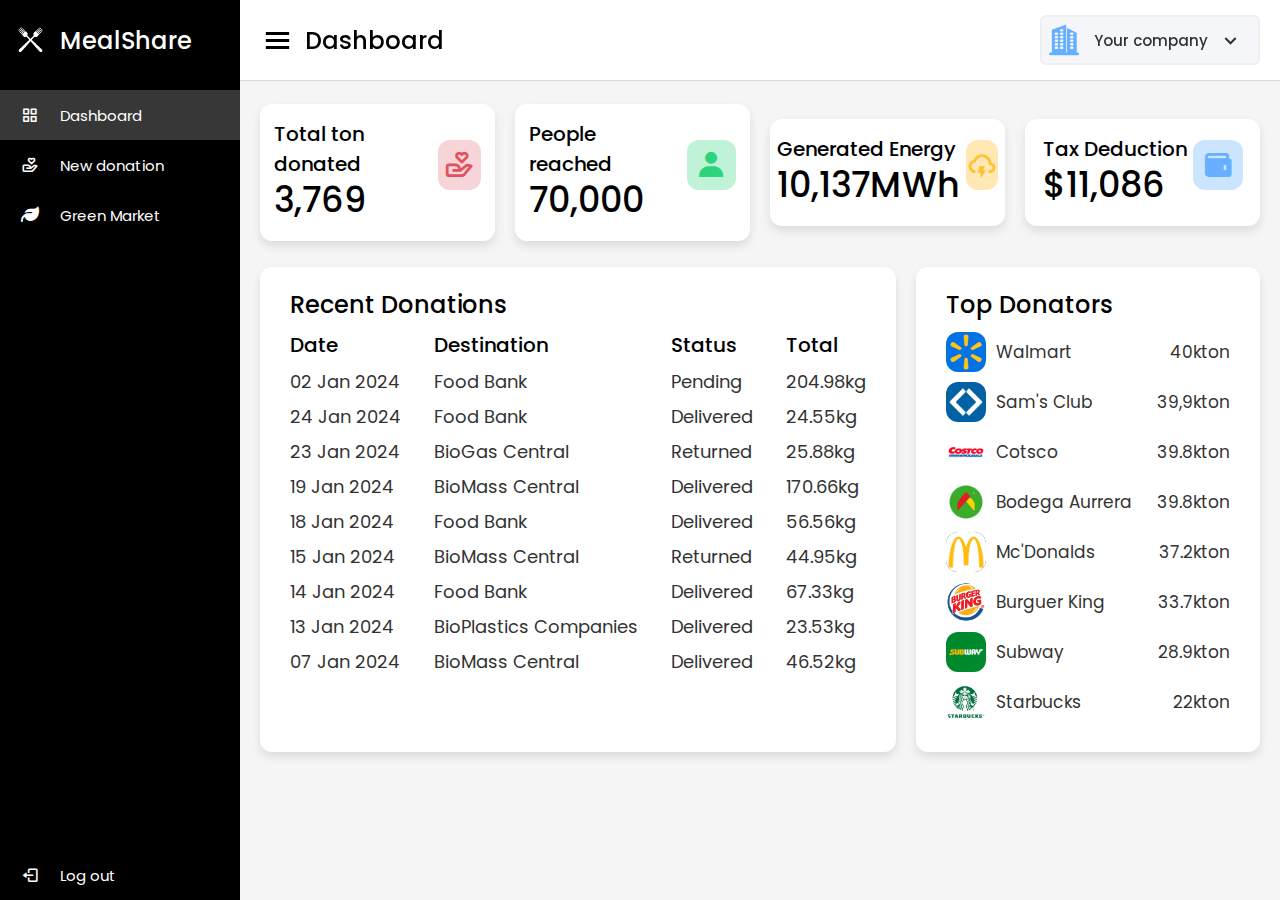
<file: dashboard.html>
<!DOCTYPE html>
<!-- Website - www.codingnepalweb.com -->
<html lang="en" dir="ltr">
  <head>
    <meta charset="UTF-8" />
    <title>Responsiive Admin Dashboard | CodingLab</title>
    <link rel="stylesheet" href="css/dashstyle.css" />
    <link rel="stylesheet" href="fontawesome/css/fontawesome.min.css">
    <link href="fontawesome/css/fontawesome.css" rel="stylesheet" />
    <link href="fontawesome/css/brands.css" rel="stylesheet" />
    <link href="fontawesome/css/solid.css" rel="stylesheet" />
    <!-- Boxicons CDN Link -->
    <link href="https://unpkg.com/boxicons@2.0.7/css/boxicons.min.css" rel="stylesheet" />
    <meta name="viewport" content="width=device-width, initial-scale=1.0" />
  </head>
  <body>
    <div class="sidebar">
      <div class="logo-details">
        <i class="bx"><img src="img/forks.png" width="25" height="25"></i>
        <span class="logo_name"><a href="index.html" style="color:white;">MealShare</a></span>
      </div>
      <ul class="nav-links">
        <li>
          <a href="#" class="active">
            <i class="bx bx-grid-alt"></i>
            <span class="links_name">Dashboard</span>
          </a>
        </li>
        <li>
          <a href="new_donation.html">
            <i class="bx bx-donate-heart"></i>
            <span class="links_name">New donation</span>
          </a>
        </li>
        <li>
          <a href="green/index.html">
            <i class="fa-solid fa-leaf"></i>
            <span class="links_name">Green Market</span>
          </a>
        </li><!--
        <li>
          <a href="#">
            <i class="bx bx-pie-chart-alt-2"></i>
            <span class="links_name">Analytics</span>
          </a>
        </li>
        <li>
          <a href="#">
            <i class="bx bx-coin-stack"></i>
            <span class="links_name">Stock</span>
          </a>
        </li>
        <li>
          <a href="#">
            <i class="bx bx-book-alt"></i>
            <span class="links_name">Total order</span>
          </a>
        </li>
        <li>
          <a href="#">
            <i class="bx bx-user"></i>
            <span class="links_name">Team</span>
          </a>
        </li>
        <li>
          <a href="#">
            <i class="bx bx-message"></i>
            <span class="links_name">Messages</span>
          </a>
        </li>
        <li>
          <a href="#">
            <i class="bx bx-heart"></i>
            <span class="links_name">Favrorites</span>
          </a>
        </li>
        <li>
          <a href="#">
            <i class="bx bx-cog"></i>
            <span class="links_name">Setting</span>
          </a>
        </li>-->
        <li class="log_out">
          <a href="index.html">
            <i class="bx bx-log-out"></i>
            <span class="links_name">Log out</span>
          </a>
        </li>
      </ul>
    </div>
    <section class="home-section">
      <nav>
        <div class="sidebar-button">
          <i class="bx bx-menu sidebarBtn"></i>
          <span class="dashboard">Dashboard</span>
        </div>
        <div class="profile-details">
          <img src="img/company.png" alt="" />
          <span class="admin_name">Your company</span>
          <i class="bx bx-chevron-down"></i>
        </div>
      </nav>

      <div class="home-content">
        <div class="overview-boxes">
          <div class="box">
            <div class="right-side">
              <div class="box-topic">Total ton donated</div>
              <div class="number">3,769</div>
            </div>
            <i class="bx bx-donate-heart cart four"></i>
          </div>
          <div class="box">
            <div class="right-side">
              <div class="box-topic">People reached</div>
              <div class="number">70,000</div>
            </div>
            <i class="bx bxs-user cart two"></i>
          </div>
          <div class="box">
            <div class="right-side">
              <div class="box-topic">Generated Energy</div>
              <div class="number">10,137MWh</div>
            </div>
            <i class="bx bx-cloud-lightning cart three"></i>
          </div>
          <div class="box">
            <div class="right-side">
              <div class="box-topic">Tax Deduction</div>
              <div class="number">$11,086</div>
            </div>
            <i class="bx bxs-wallet cart"></i>
          </div>
        </div>

        <div class="sales-boxes">
          <div class="recent-sales box">
            <div class="title">Recent Donations</div>
            <div class="sales-details">
              <ul class="details">
                <li class="topic">Date</li>
                <li><a href="#">02 Jan 2024</a></li>
                <li><a href="#">24 Jan 2024</a></li>
                <li><a href="#">23 Jan 2024</a></li>
                <li><a href="#">19 Jan 2024</a></li>
                <li><a href="#">18 Jan 2024</a></li>
                <li><a href="#">15 Jan 2024</a></li>
                <li><a href="#">14 Jan 2024</a></li>
                <li><a href="#">13 Jan 2024</a></li>
                <li><a href="#">07 Jan 2024</a></li>
              </ul>
              <ul class="details">
                <li class="topic">Destination</li>
                <li><a href="#">Food Bank</a></li>
                <li><a href="#">Food Bank</a></li>
                <li><a href="#">BioGas Central</a></li>
                <li><a href="#">BioMass Central</a></li>
                <li><a href="#">Food Bank</a></li>
                <li><a href="#">BioMass Central</a></li>
                <li><a href="#">Food Bank</a></li>
                <li><a href="#">BioPlastics Companies</a></li>
                <li><a href="#">BioMass Central</a></li>
              </ul>
              <ul class="details">
                <li class="topic">Status</li>
                <li><a href="#">Pending</a></li>
                <li><a href="#">Delivered</a></li>
                <li><a href="#">Returned</a></li>
                <li><a href="#">Delivered</a></li>
                <li><a href="#">Delivered</a></li>
                <li><a href="#">Returned</a></li>
                <li><a href="#">Delivered</a></li>
                <li><a href="#">Delivered</a></li>
                <li><a href="#">Delivered</a></li>
              </ul>
              <ul class="details">
                <li class="topic">Total</li>
                <li><a href="#">204.98kg</a></li>
                <li><a href="#">24.55kg</a></li>
                <li><a href="#">25.88kg</a></li>
                <li><a href="#">170.66kg</a></li>
                <li><a href="#">56.56kg</a></li>
                <li><a href="#">44.95kg</a></li>
                <li><a href="#">67.33kg</a></li>
                <li><a href="#">23.53kg</a></li>
                <li><a href="#">46.52kg</a></li>
              </ul>
            </div>
          </div>
          <div class="top-sales box">
            <div class="title">Top Donators</div>
            <ul class="top-sales-details">
              <li>
                <a href="#">
                  <img src="img/top_donators/01.png" alt="" />
                  <span class="product">Walmart</span>
                </a>
                <span class="price">40kton</span>
              </li>
              <li>
                <a href="#">
                  <img src="img/top_donators/02.png" alt="" />
                  <span class="product">Sam's Club</span>
                </a>
                <span class="price">39,9kton</span>
              </li>
              <li>
                <a href="#">
                  <img src="img/top_donators/03.jpeg" alt="" />
                  <span class="product">Cotsco</span>
                </a>
                <span class="price">39.8kton</span>
              </li>
              <li>
                <a href="#">
                  <img src="img/top_donators/04.jpeg" alt="" />
                  <span class="product">Bodega Aurrera</span>
                </a>
                <span class="price">39.8kton</span>
              </li>
              <li>
                <a href="#">
                  <img src="img/top_donators/05.png" alt="" />
                  <span class="product">Mc'Donalds</span>
                </a>
                <span class="price">37.2kton</span>
              </li>
              <li>
                <a href="#">
                  <img src="img/top_donators/06.webp" alt="" />
                  <span class="product">Burguer King</span>
                </a>
                <span class="price">33.7kton</span>
              </li>

              <li>
                <a href="#">
                  <img src="img/top_donators/07.png" alt="" />
                  <span class="product">Subway</span>
                </a>
                <span class="price">28.9kton</span>
              </li>
              <li>
                <a href="#">
                  <img src="img/top_donators/08.webp" alt="" />
                  <span class="product">Starbucks</span>
                </a>
                <span class="price">22kton</span>
              </li>
            </ul>
          </div>
        </div>
      </div>
    </section>

    <script>
      let sidebar = document.querySelector(".sidebar");
      let sidebarBtn = document.querySelector(".sidebarBtn");
      sidebarBtn.onclick = function () {
        sidebar.classList.toggle("active");
        if (sidebar.classList.contains("active")) {
          sidebarBtn.classList.replace("bx-menu", "bx-menu-alt-right");
        } else sidebarBtn.classList.replace("bx-menu-alt-right", "bx-menu");
      };
    </script>
  </body>
</html>
</file>
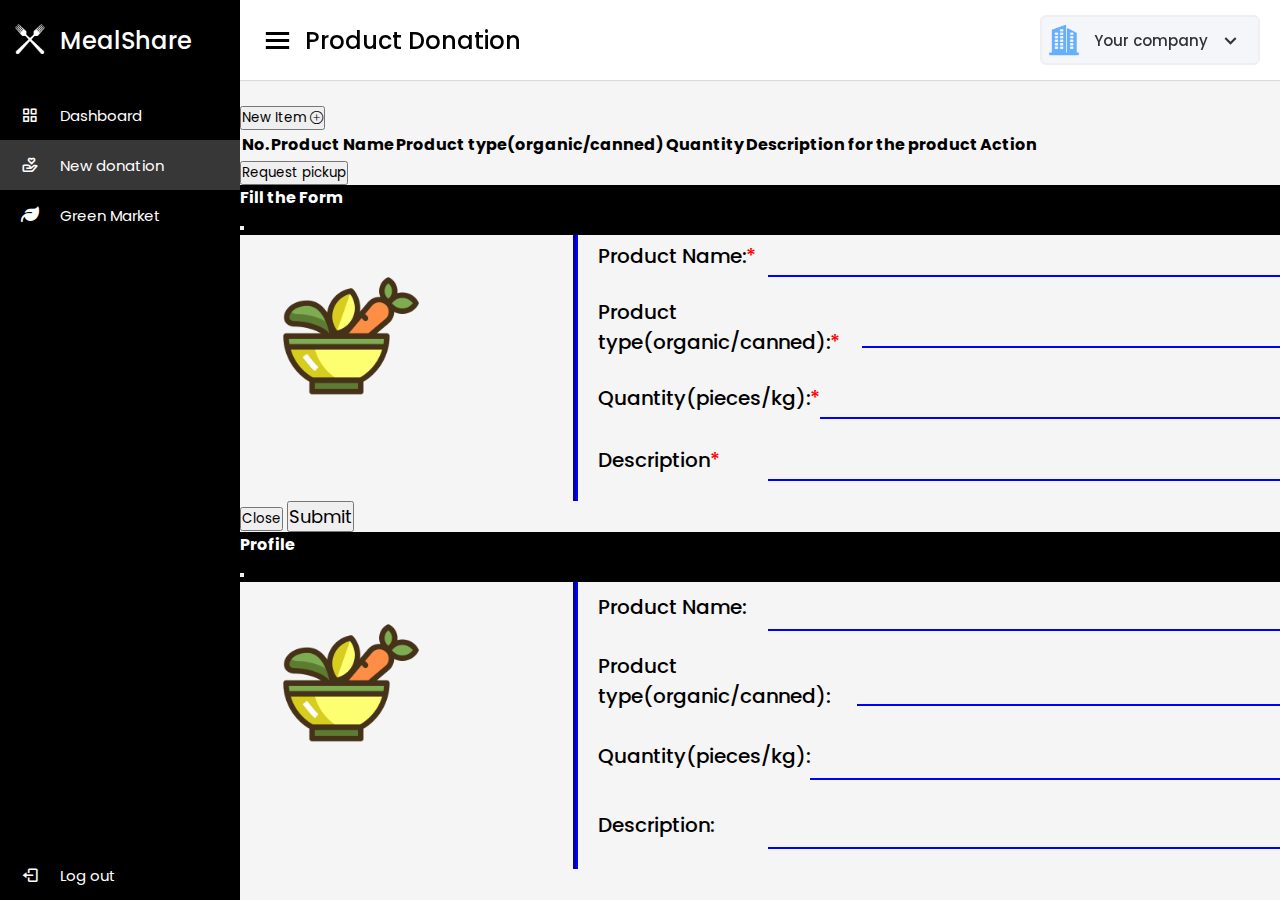
<file: new_donation.html>
<!DOCTYPE html>
<!-- Website - www.codingnepalweb.com -->
<html lang="en" dir="ltr">
  <head>
    <meta charset="UTF-8" />
    <link rel="stylesheet" href="css/dashstyle.css" />
    <link rel="stylesheet" href="fontawesome/css/fontawesome.min.css">
    <link href="fontawesome/css/fontawesome.css" rel="stylesheet" />
    <link href="fontawesome/css/brands.css" rel="stylesheet" />
    <link href="fontawesome/css/solid.css" rel="stylesheet" />
    <link href="https://cdn.jsdelivr.net/npm/bootstrap@5.0.2/dist/css/bootstrap.min.css" rel="stylesheet" integrity="sha384-EVSTQN3/azprG1Anm3QDgpJLIm9Nao0Yz1ztcQTwFspd3yD65VohhpuuCOmLASjC" crossorigin="anonymous">

    <!--Bootstrap 5 icons CDN-->
    <link rel="stylesheet" href="https://cdn.jsdelivr.net/npm/bootstrap-icons@1.10.5/font/bootstrap-icons.css">

    <title>CRUD Operations</title>

    <link rel="stylesheet" href="css/donation.css">
    <!-- Boxicons CDN Link -->
    <link href="https://unpkg.com/boxicons@2.0.7/css/boxicons.min.css" rel="stylesheet" />
    <meta name="viewport" content="width=device-width, initial-scale=1.0" />
  </head>
  <body>
    <div class="sidebar">
      <div class="logo-details">
        <i class="bx"><img src="img/forks.png" width="30" height="30"></i>
        <span class="logo_name"><a href="index.html" style="color:white;">MealShare</a></span>
      </div>
      <ul class="nav-links">
        <li>
          <a href="dashboard.html">
            <i class="bx bx-grid-alt"></i>
            <span class="links_name">Dashboard</span>
          </a>
        </li>
        <li>
          <a href="new_donation.html" class="active">
            <i class="bx bx-donate-heart"></i>
            <span class="links_name">New donation</span>
          </a>
        </li>
        <li>
          <a href="green/index.html">
            <i class="fa-solid fa-leaf"></i>
            <span class="links_name">Green Market</span>
          </a>
        </li>
        <li class="log_out">
          <a href="index.html">
            <i class="bx bx-log-out"></i>
            <span class="links_name">Log out</span>
          </a>
        </li>
      </ul>
    </div>
    <section class="home-section">
      <nav>
        <div class="sidebar-button">
          <i class="bx bx-menu sidebarBtn"></i>
          <span class="dashboard">Product Donation</span>
        </div>
        <div class="profile-details">
          <img src="img/company.png" alt="" />
          <span class="admin_name">Your company</span>
          <i class="bx bx-chevron-down"></i>
        </div>
      </nav>

      <div class="home-content">
        <section class="p-3">

          <div class="row">
              <div class="col-12">
                  <button class="btn btn-dark newUser" data-bs-toggle="modal" data-bs-target="#userForm">New Item <i class="bi bi-plus-circle"></i></button>
              </div>
          </div>
  
          <div class="row">
              <div class="col-12">
                  <table class="table table-striped table-hover mt-3 text-center table-bordered">
  
                      <thead>
                          <tr>
                              <th>No.</th>
                              <th>Product Name</th>
                              <th>Product type(organic/canned)</th>
                              <th>Quantity</th>
                              <th>Description for the product</th>
                              <th>Action</th>
                          </tr>
                      </thead>
  
                      <tbody id="data"></tbody>
  
                  </table>
              </div>
              <div class="col-5"></div>
              <div class="col-4">
                <a href="picksuccess.html"><button class="btn btn-outline-success">Request pickup</button></a>
              </div>
              <div class="col-4"></div>
          </div>
  
        </section>
  
  
        <!--Modal Form-->
        <div class="modal fade" id="userForm">
            <div class="modal-dialog modal-dialog-centered modal-lg">
                <div class="modal-content">
    
                    <div class="modal-header">
                        <h4 class="modal-title">Fill the Form</h4>
                        <button type="button" class="btn-close" data-bs-dismiss="modal" aria-label="Close"></button>
                    </div>
    
                    <div class="modal-body">
    
                        <form action="#" id="myForm">
    
                            <div class="card imgholder">
                                <label for="imgInput" class="upload">
                                    <input type="file" name="" id="imgInput">
                                    <i class="bi bi-plus-circle-dotted"></i>
                                </label>
                                <img src="img/Profile Icon.png" alt="" width="200" height="200" class="img">
                            </div>
    
                            <div class="inputField">
                                <div>
                                    <label for="name">Product Name:</label>
                                    <input type="text" name="" id="name" required>
                                </div>
                                <div>
                                    <label for="city">Product type(organic/canned):</label>
                                    <input type="text" name="" id="city" required>
                                </div>
                                <div>
                                    <label for="age">Quantity(pieces/kg):</label>
                                    <input type="text" name="" id="age" required>
                                </div>
                                <div>
                                    <label for="phone">Description</label>
                                    <input type="text" name="" id="phone" required>
                                </div>
                            </div>
    
                        </form>
                    </div>
    
                    <div class="modal-footer">
                        <button type="button" class="btn btn-secondary" data-bs-dismiss="modal">Close</button>
                        <button type="submit" form="myForm" class="btn btn-outline-success submit">Submit</button>
                    </div>
                </div>
            </div>
        </div>
    
        <!--Read Data Modal-->
        <div class="modal fade" id="readData">
            <div class="modal-dialog modal-dialog-centered modal-lg">
                <div class="modal-content">
    
                    <div class="modal-header">
                        <h4 class="modal-title">Profile</h4>
                        <button type="button" class="btn-close" data-bs-dismiss="modal" aria-label="Close"></button>
                    </div>
    
                    <div class="modal-body">
    
                        <form action="#" id="myForm">
    
                            <div class="card imgholder">
                                <img src="img/Profile Icon.png" alt="" width="200" height="200" class="showImg">
                            </div>
    
                            <div class="inputField">
                                <div>
                                    <label for="name">Product Name:</label>
                                    <input type="text" name="" id="showName" disabled>
                                </div>
                                <div>
                                    <label for="city">Product type(organic/canned):</label>
                                    <input type="text" name="" id="showCity" disabled>
                                </div>
                                <div>
                                    <label for="age">Quantity(pieces/kg):</label>
                                    <input type="text" name="" id="showAge" disabled>
                                </div>
                                <div>
                                    <label for="phone">Description:</label>
                                    <input type="text" name="" id="showPhone" disabled>
                                </div>
                            </div>
    
                        </form>
                    </div>
                </div>
            </div>
        </div>
      </div>
    </section>
    <!-- Option 1: Bootstrap Bundle with Popper -->
    <script src="https://cdn.jsdelivr.net/npm/bootstrap@5.0.2/dist/js/bootstrap.bundle.min.js" integrity="sha384-MrcW6ZMFYlzcLA8Nl+NtUVF0sA7MsXsP1UyJoMp4YLEuNSfAP+JcXn/tWtIaxVXM" crossorigin="anonymous"></script>
  
    <script src="js/app.js"></script>

    <script>
      let sidebar = document.querySelector(".sidebar");
      let sidebarBtn = document.querySelector(".sidebarBtn");
      sidebarBtn.onclick = function () {
        sidebar.classList.toggle("active");
        if (sidebar.classList.contains("active")) {
          sidebarBtn.classList.replace("bx-menu", "bx-menu-alt-right");
        } else sidebarBtn.classList.replace("bx-menu-alt-right", "bx-menu");
      };
    </script>
  </body>
</html>
</file>
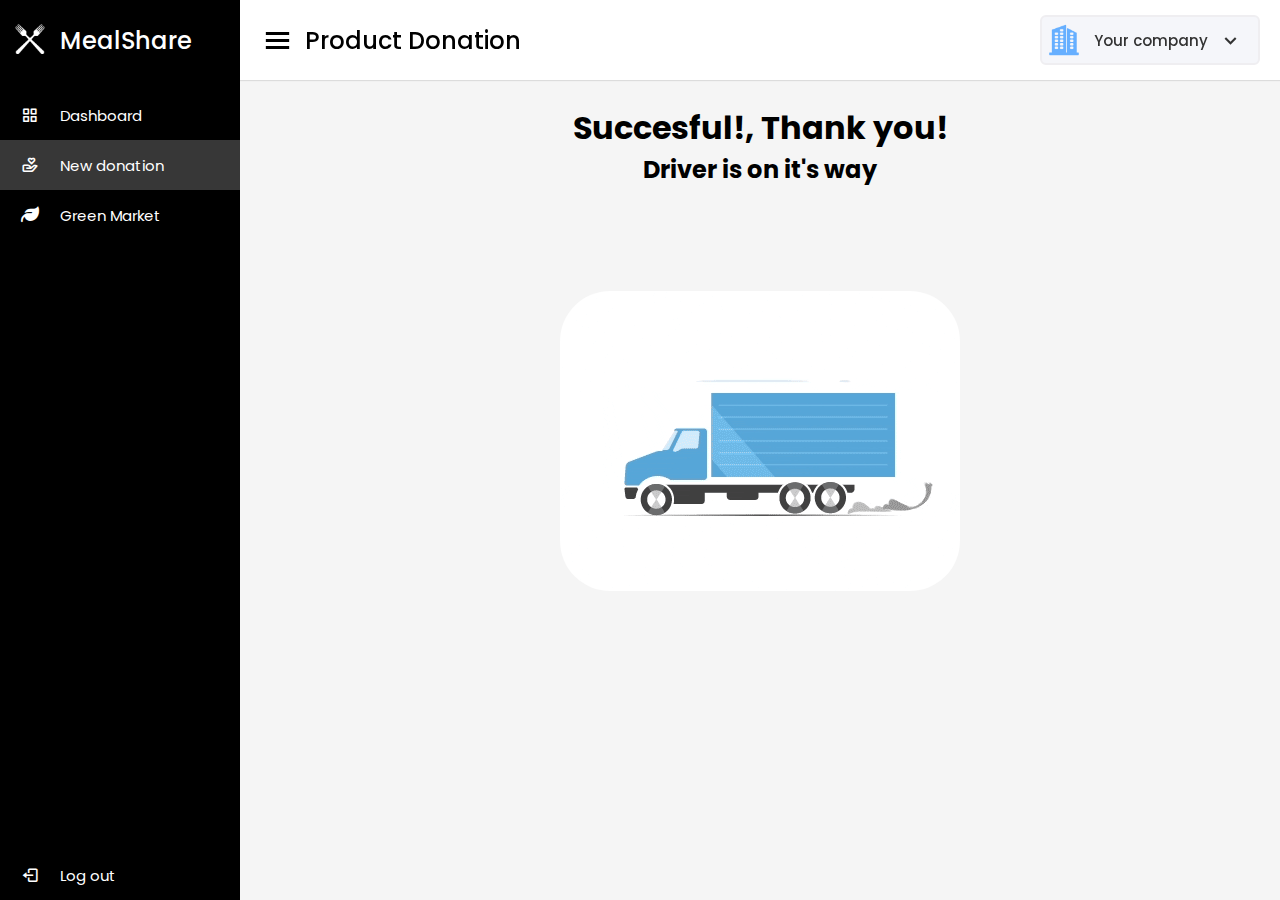
<file: picksuccess.html>
<!DOCTYPE html>
<!-- Website - www.codingnepalweb.com -->
<html lang="en" dir="ltr">
  <head>
    <meta charset="UTF-8" />
    <link rel="stylesheet" href="css/dashstyle.css" />
    <link rel="stylesheet" href="fontawesome/css/fontawesome.min.css">
    <link href="fontawesome/css/fontawesome.css" rel="stylesheet" />
    <link href="fontawesome/css/brands.css" rel="stylesheet" />
    <link href="fontawesome/css/solid.css" rel="stylesheet" />
    <link href="https://cdn.jsdelivr.net/npm/bootstrap@5.0.2/dist/css/bootstrap.min.css" rel="stylesheet" integrity="sha384-EVSTQN3/azprG1Anm3QDgpJLIm9Nao0Yz1ztcQTwFspd3yD65VohhpuuCOmLASjC" crossorigin="anonymous">

    <!--Bootstrap 5 icons CDN-->
    <link rel="stylesheet" href="https://cdn.jsdelivr.net/npm/bootstrap-icons@1.10.5/font/bootstrap-icons.css">

    <title>CRUD Operations</title>

    <link rel="stylesheet" href="css/donation.css">
    <!-- Boxicons CDN Link -->
    <link href="https://unpkg.com/boxicons@2.0.7/css/boxicons.min.css" rel="stylesheet" />
    <meta name="viewport" content="width=device-width, initial-scale=1.0" />
  </head>
  <body>
    <div class="sidebar">
      <div class="logo-details">
        <i class="bx"><img src="img/forks.png" width="30" height="30"></i>
        <span class="logo_name"><a href="index.html" style="color:white;">MealShare</a></span>
      </div>
      <ul class="nav-links">
        <li>
          <a href="dashboard.html">
            <i class="bx bx-grid-alt"></i>
            <span class="links_name">Dashboard</span>
          </a>
        </li>
        <li>
          <a href="new_donation.html" class="active">
            <i class="bx bx-donate-heart"></i>
            <span class="links_name">New donation</span>
          </a>
        </li>
        <li>
          <a href="green/index.html">
            <i class="fa-solid fa-leaf"></i>
            <span class="links_name">Green Market</span>
          </a>
        </li>
        <li class="log_out">
          <a href="index.html">
            <i class="bx bx-log-out"></i>
            <span class="links_name">Log out</span>
          </a>
        </li>
      </ul>
    </div>
    <section class="home-section">
      <nav>
        <div class="sidebar-button">
          <i class="bx bx-menu sidebarBtn"></i>
          <span class="dashboard">Product Donation</span>
        </div>
        <div class="profile-details">
          <img src="img/company.png" alt="" />
          <span class="admin_name">Your company</span>
          <i class="bx bx-chevron-down"></i>
        </div>
      </nav>

      <div class="home-content">
        <div class="row">
          <div class="col-3"></div>
          <div class="col-6" style="text-align: center;">
            <h1 class="mt-5">Succesful!, Thank you!</h1>
            <h2 class="mt-5">Driver is on it's way</h2>
            <img src="img/driver.gif" style="border-radius: 50px; margin-top:10%;">
          </div>
          <div class="col-3"></div>
        </div>
      </div>
    </section>
    <!-- Option 1: Bootstrap Bundle with Popper -->
    <script src="https://cdn.jsdelivr.net/npm/bootstrap@5.0.2/dist/js/bootstrap.bundle.min.js" integrity="sha384-MrcW6ZMFYlzcLA8Nl+NtUVF0sA7MsXsP1UyJoMp4YLEuNSfAP+JcXn/tWtIaxVXM" crossorigin="anonymous"></script>
  
    <script src="js/app.js"></script>

    <script>
      let sidebar = document.querySelector(".sidebar");
      let sidebarBtn = document.querySelector(".sidebarBtn");
      sidebarBtn.onclick = function () {
        sidebar.classList.toggle("active");
        if (sidebar.classList.contains("active")) {
          sidebarBtn.classList.replace("bx-menu", "bx-menu-alt-right");
        } else sidebarBtn.classList.replace("bx-menu-alt-right", "bx-menu");
      };
    </script>
  </body>
</html>
</file>
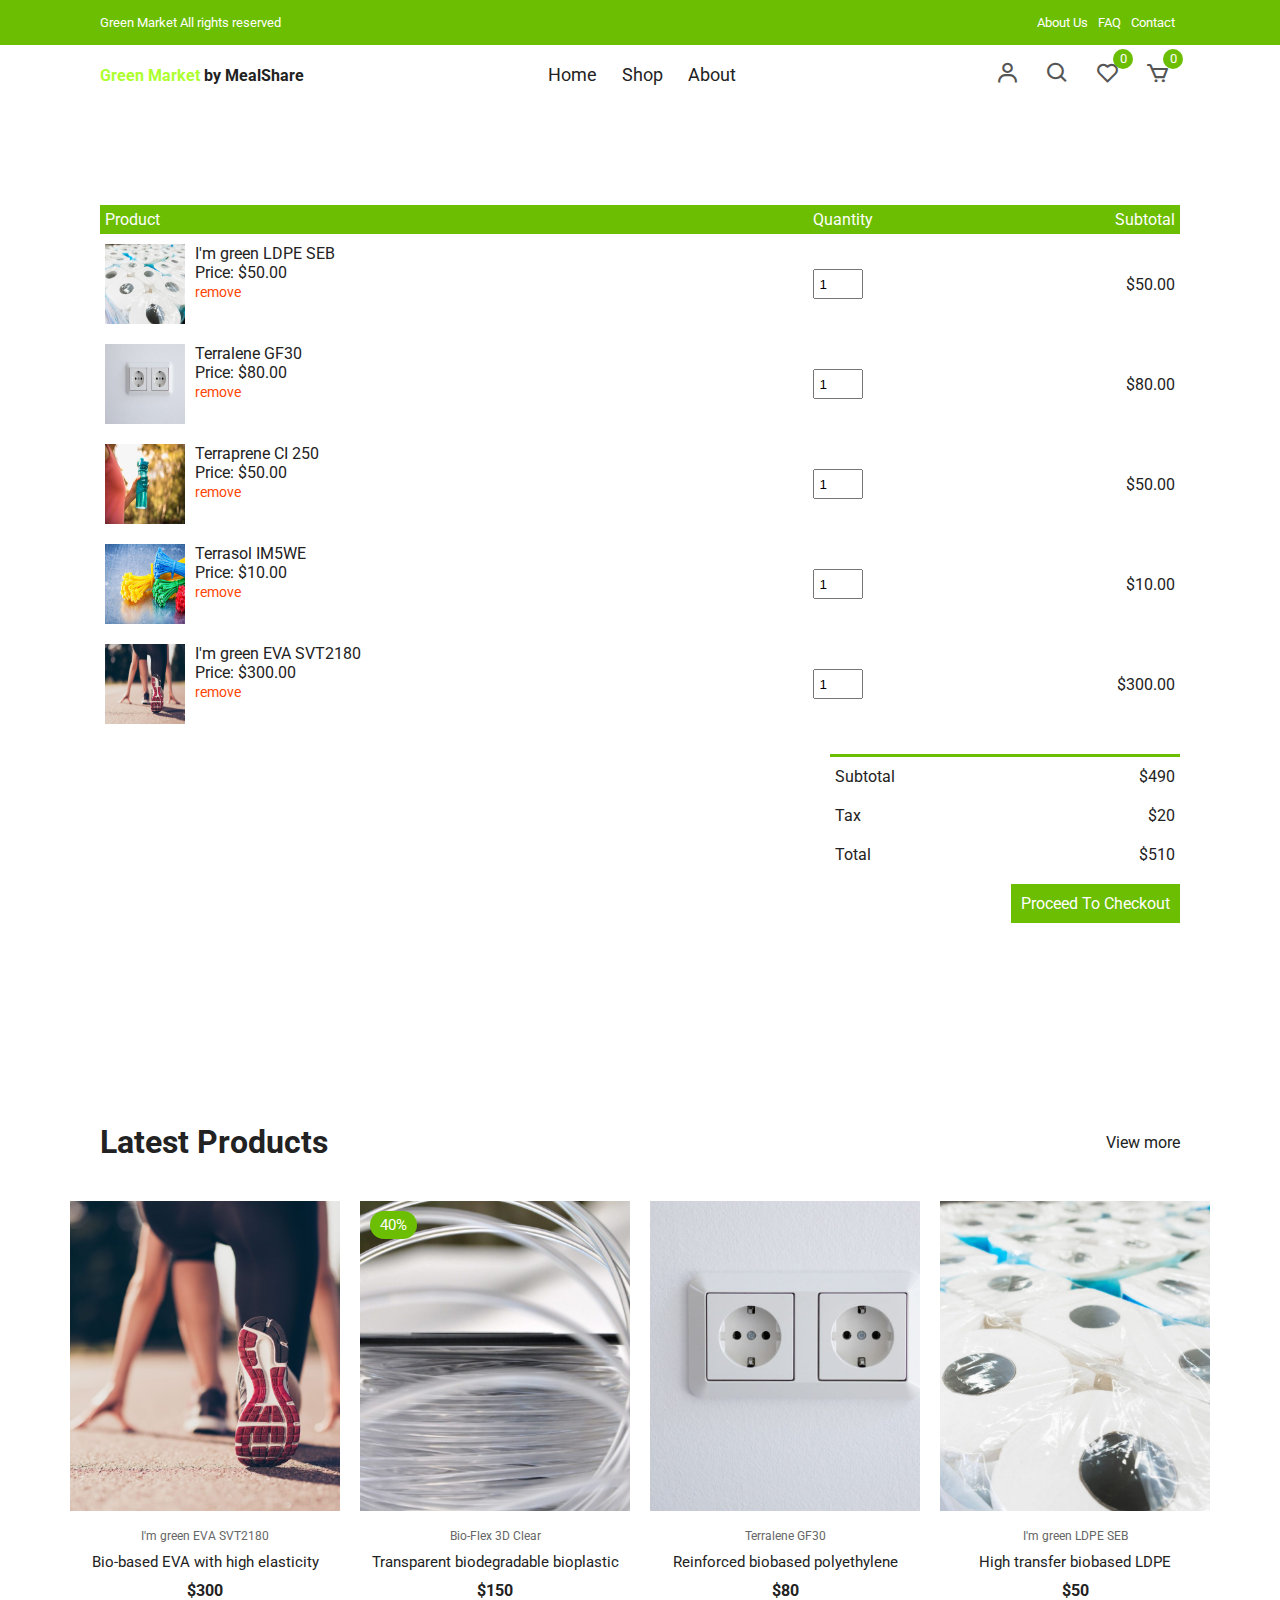
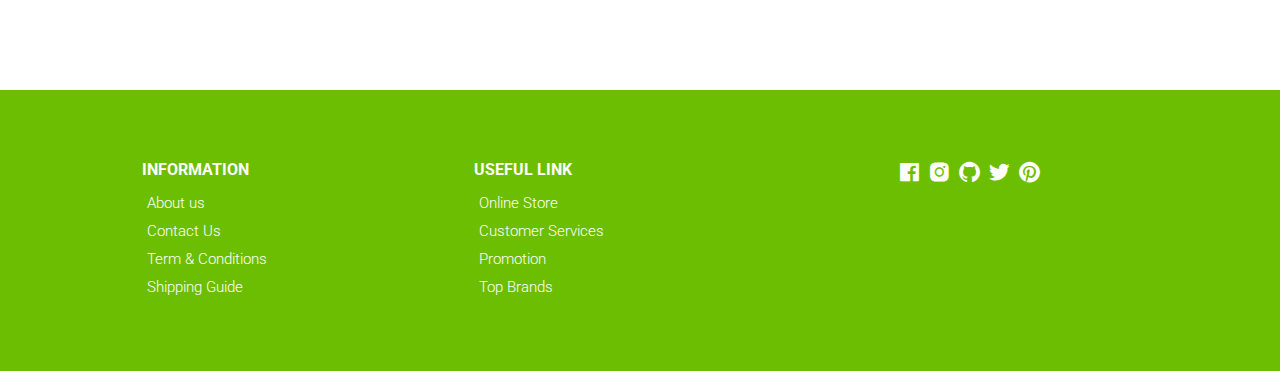
<file: green/cart.html>
<!DOCTYPE html>
<html lang="en">
  <head>
    <meta charset="UTF-8" />
    <meta name="viewport" content="width=device-width, initial-scale=1.0" />
    <!-- Box icons -->
    <link
      rel="stylesheet"
      href="https://cdn.jsdelivr.net/npm/boxicons@latest/css/boxicons.min.css"
    />
    <!-- Custom StyleSheet -->
    <link rel="stylesheet" href="./css/styles.css" />
    <title>Your Cart</title>
  </head>
  <body>
    <!-- Navigation -->
    <div class="top-nav">
      <div class="container d-flex">
        <p>Green Market All rights reserved</p>
        <ul class="d-flex">
          <li><a href="../about.html">About Us</a></li>
          <li><a href="#">FAQ</a></li>
          <li><a href="#">Contact</a></li>
        </ul>
      </div>
    </div>
    <div class="navigation">
      <div class="nav-center container d-flex">
        <a href="index.html" class="logo"><h4><span style="color: greenyellow;">Green Market</span> by MealShare</h4></a>

        <ul class="nav-list d-flex">
          <li class="nav-item">
            <a href="/" class="nav-link">Home</a>
          </li>
          <li class="nav-item">
            <a href="index.html" class="nav-link">Shop</a>
          </li>
          <li class="nav-item">
            <a href="#about" class="nav-link">About</a>
          </li>
          <li class="icons d-flex">
            <a href="login.html" class="icon">
              <i class="bx bx-user"></i>
            </a>
            <div class="icon">
              <i class="bx bx-search"></i>
            </div>
            <div class="icon">
              <i class="bx bx-heart"></i>
              <span class="d-flex">0</span>
            </div>
            <a href="cart.html" class="icon">
              <i class="bx bx-cart"></i>
              <span class="d-flex">0</span>
            </a>
          </li>
        </ul>

        <div class="icons d-flex">
          <a href="login.html" class="icon">
            <i class="bx bx-user"></i>
          </a>
          <div class="icon">
            <i class="bx bx-search"></i>
          </div>
          <div class="icon">
            <i class="bx bx-heart"></i>
            <span class="d-flex">0</span>
          </div>
          <a href="cart.html" class="icon">
            <i class="bx bx-cart"></i>
            <span class="d-flex">0</span>
          </a>
        </div>

        <div class="hamburger">
          <i class="bx bx-menu-alt-left"></i>
        </div>
      </div>
    </div>

    <!-- Cart Items -->
    <div class="container cart">
      <table>
        <tr>
          <th>Product</th>
          <th>Quantity</th>
          <th>Subtotal</th>
        </tr>
        <tr>
          <td>
            <div class="cart-info">
              <img src="./images/product-2.jpg" alt="" />
              <div>
                <p>I'm green LDPE SEB</p>
                <span>Price: $50.00</span> <br />
                <a href="#">remove</a>
              </div>
            </div>
          </td>
          <td><input type="number" value="1" min="1" /></td>
          <td>$50.00</td>
        </tr>
        <tr>
          <td>
            <div class="cart-info">
              <img src="./images/product-3.jpg" alt="" />
              <div>
                <p>Terralene GF30</p>
                <span>Price: $80.00</span> <br />
                <a href="#">remove</a>
              </div>
            </div>
          </td>
          <td><input type="number" value="1" min="1" /></td>
          <td>$80.00</td>
        </tr>
        <tr>
          <td>
            <div class="cart-info">
              <img src="./images/product-4.jpg" alt="" />
              <div>
                <p>Terraprene CI 250</p>
                <span>Price: $50.00</span> <br />
                <a href="#">remove</a>
              </div>
            </div>
          </td>
          <td><input type="number" value="1" min="1" /></td>
          <td>$50.00</td>
        </tr>
        <tr>
          <td>
            <div class="cart-info">
              <img src="./images/product-5.jpg" alt="" />
              <div>
                <p>Terrasol IM5WE</p>
                <span>Price: $10.00</span> <br />
                <a href="#">remove</a>
              </div>
            </div>
          </td>
          <td><input type="number" value="1" min="1" /></td>
          <td>$10.00</td>
        </tr>
        <tr>
          <td>
            <div class="cart-info">
              <img src="./images/product-6.jpg" alt="" />
              <div>
                <p>I'm green EVA SVT2180</p>
                <span>Price: $300.00</span> <br />
                <a href="#">remove</a>
              </div>
            </div>
          </td>
          <td><input type="number" value="1" min="1" /></td>
          <td>$300.00</td>
        </tr>
      </table>
      <div class="total-price">
        <table>
          <tr>
            <td>Subtotal</td>
            <td>$490</td>
          </tr>
          <tr>
            <td>Tax</td>
            <td>$20</td>
          </tr>
          <tr>
            <td>Total</td>
            <td>$510</td>
          </tr>
        </table>
        <a href="#" class="checkout btn">Proceed To Checkout</a>
      </div>
    </div>

    <!-- Latest Products -->
    <section class="section featured">
      <div class="top container">
        <h1>Latest Products</h1>
        <a href="#" class="view-more">View more</a>
      </div>
      <div class="product-center container">
        <div class="product-item">
          <div class="overlay">
            <a href="" class="product-thumb">
              <img src="./images/product-6.jpg" alt="" />
            </a>
          </div>
          <div class="product-info">
            <span>I'm green EVA SVT2180</span>
            <a href="">Bio-based EVA with high elasticity</a>
            <h4>$300</h4>
          </div>
          <ul class="icons">
            <li><i class="bx bx-heart"></i></li>
            <li><i class="bx bx-search"></i></li>
            <li><i class="bx bx-cart"></i></li>
          </ul>
        </div>
        <div class="product-item">
          <div class="overlay">
            <a href="" class="product-thumb">
              <img src="./images/product-1.jpg" alt="" />
            </a>
            <span class="discount">40%</span>
          </div>
          <div class="product-info">
            <span>Bio-Flex 3D Clear</span>
            <a href="">Transparent biodegradable bioplastic</a>
            <h4>$150</h4>
          </div>
          <ul class="icons">
            <li><i class="bx bx-heart"></i></li>
            <li><i class="bx bx-search"></i></li>
            <li><i class="bx bx-cart"></i></li>
          </ul>
        </div>
        <div class="product-item">
          <div class="overlay">
            <a href="" class="product-thumb">
              <img src="./images/product-3.jpg" alt="" />
            </a>
          </div>
          <div class="product-info">
            <span>Terralene GF30</span>
            <a href="">Reinforced biobased polyethylene</a>
            <h4>$80</h4>
          </div>
          <ul class="icons">
            <li><i class="bx bx-heart"></i></li>
            <li><i class="bx bx-search"></i></li>
            <li><i class="bx bx-cart"></i></li>
          </ul>
        </div>
        <div class="product-item">
          <div class="overlay">
            <a href="" class="product-thumb">
              <img src="./images/product-2.jpg" alt="" />
            </a>
          </div>
          <div class="product-info">
            <span>I'm green LDPE SEB</span>
            <a href="">High transfer biobased LDPE</a>
            <h4>$50</h4>
          </div>
          <ul class="icons">
            <li><i class="bx bx-heart"></i></li>
            <li><i class="bx bx-search"></i></li>
            <li><i class="bx bx-cart"></i></li>
          </ul>
        </div>
      </div>
    </section>

    <!-- Footer -->
    <footer class="footer">
      <div class="row">
        <div class="col d-flex">
          <h4>INFORMATION</h4>
          <a href="">About us</a>
          <a href="">Contact Us</a>
          <a href="">Term & Conditions</a>
          <a href="">Shipping Guide</a>
        </div>
        <div class="col d-flex">
          <h4>USEFUL LINK</h4>
          <a href="">Online Store</a>
          <a href="">Customer Services</a>
          <a href="">Promotion</a>
          <a href="">Top Brands</a>
        </div>
        <div class="col d-flex">
          <span><i class="bx bxl-facebook-square"></i></span>
          <span><i class="bx bxl-instagram-alt"></i></span>
          <span><i class="bx bxl-github"></i></span>
          <span><i class="bx bxl-twitter"></i></span>
          <span><i class="bx bxl-pinterest"></i></span>
        </div>
      </div>
    </footer>

    <!-- Custom Script -->
    <script src="./js/index.js"></script>
  </body>
</html>
</file>
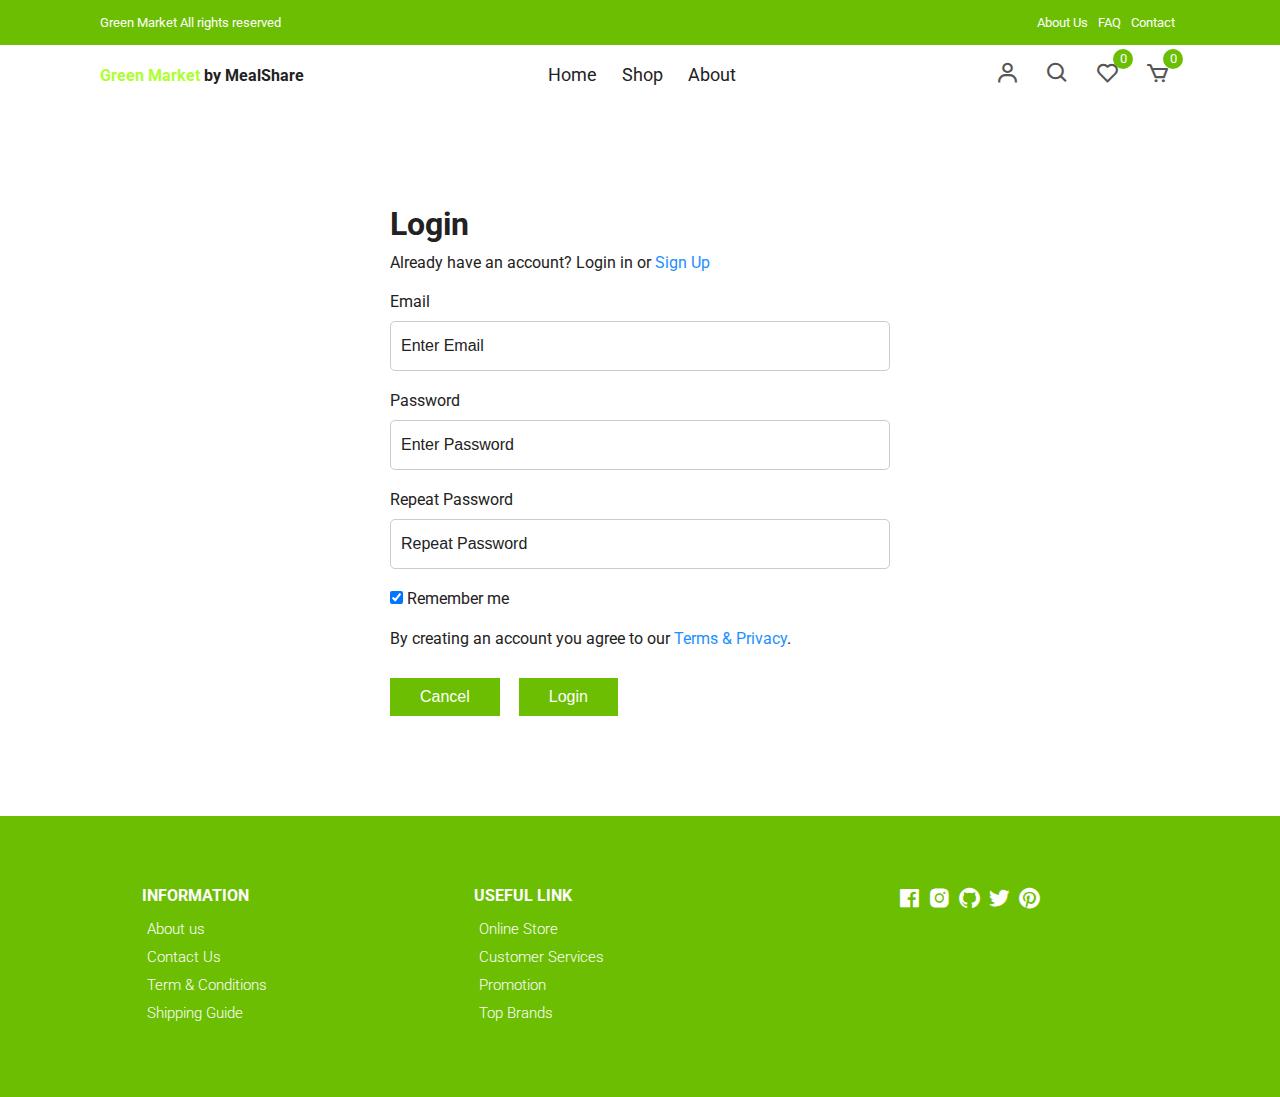
<file: green/login.html>
<!DOCTYPE html>
<html lang="en">
  <head>
    <meta charset="UTF-8" />
    <meta name="viewport" content="width=device-width, initial-scale=1.0" />
    <!-- Box icons -->
    <link
      rel="stylesheet"
      href="https://cdn.jsdelivr.net/npm/boxicons@latest/css/boxicons.min.css"
    />
    <!-- Custom StyleSheet -->
    <link rel="stylesheet" href="./css/styles.css" />
    <title>Login</title>
  </head>
  <body>
    <!-- Navigation -->
    <div class="top-nav">
      <div class="container d-flex">
        <p>Green Market All rights reserved</p>
        <ul class="d-flex">
          <li><a href="#">About Us</a></li>
          <li><a href="#">FAQ</a></li>
          <li><a href="#">Contact</a></li>
        </ul>
      </div>
    </div>
    <div class="navigation">
      <div class="nav-center container d-flex">
        <a href="index.html" class="logo"><h4><span style="color: greenyellow;">Green Market</span> by MealShare</h4></a>

        <ul class="nav-list d-flex">
          <li class="nav-item">
            <a href="/" class="nav-link">Home</a>
          </li>
          <li class="nav-item">
            <a href="index.html" class="nav-link">Shop</a>
          </li>
          <li class="nav-item">
            <a href="#about" class="nav-link">About</a>
          </li>
          <li class="icons d-flex">
            <a href="login.html" class="icon">
              <i class="bx bx-user"></i>
            </a>
            <div class="icon">
              <i class="bx bx-search"></i>
            </div>
            <div class="icon">
              <i class="bx bx-heart"></i>
              <span class="d-flex">0</span>
            </div>
            <a href="cart.html" class="icon">
              <i class="bx bx-cart"></i>
              <span class="d-flex">0</span>
            </a>
          </li>
        </ul>

        <div class="icons d-flex">
          <a href="login.html" class="icon">
            <i class="bx bx-user"></i>
          </a>
          <div class="icon">
            <i class="bx bx-search"></i>
          </div>
          <div class="icon">
            <i class="bx bx-heart"></i>
            <span class="d-flex">0</span>
          </div>
          <a href="cart.html" class="icon">
            <i class="bx bx-cart"></i>
            <span class="d-flex">0</span>
          </a>
        </div>

        <div class="hamburger">
          <i class="bx bx-menu-alt-left"></i>
        </div>
      </div>
    </div>
    <!-- Login -->
    <div class="container">
      <div class="login-form">
        <form action="">
          <h1>Login</h1>
          <p>
            Already have an account? Login in or
            <a href="signup.html">Sign Up</a>
          </p>

          <label for="email">Email</label>
          <input type="text" placeholder="Enter Email" name="email" required />

          <label for="psw">Password</label>
          <input
            type="password"
            placeholder="Enter Password"
            name="psw"
            required
          />

          <label for="psw-repeat">Repeat Password</label>
          <input
            type="password"
            placeholder="Repeat Password"
            name="psw-repeat"
            required
          />

          <label>
            <input
              type="checkbox"
              checked="checked"
              name="remember"
              style="margin-bottom: 15px"
            />
            Remember me
          </label>

          <p>
            By creating an account you agree to our
            <a href="#">Terms & Privacy</a>.
          </p>

          <div class="buttons">
            <button type="button" class="cancelbtn">Cancel</button>
            <button type="submit" class="signupbtn">Login</button>
          </div>
        </form>
      </div>
    </div>

    <!-- Footer -->
    <footer class="footer">
      <div class="row">
        <div class="col d-flex">
          <h4>INFORMATION</h4>
          <a href="">About us</a>
          <a href="">Contact Us</a>
          <a href="">Term & Conditions</a>
          <a href="">Shipping Guide</a>
        </div>
        <div class="col d-flex">
          <h4>USEFUL LINK</h4>
          <a href="">Online Store</a>
          <a href="">Customer Services</a>
          <a href="">Promotion</a>
          <a href="">Top Brands</a>
        </div>
        <div class="col d-flex">
          <span><i class="bx bxl-facebook-square"></i></span>
          <span><i class="bx bxl-instagram-alt"></i></span>
          <span><i class="bx bxl-github"></i></span>
          <span><i class="bx bxl-twitter"></i></span>
          <span><i class="bx bxl-pinterest"></i></span>
        </div>
      </div>
    </footer>

    <!-- Custom Script -->
    <script src="./js/index.js"></script>
  </body>
</html>
</file>
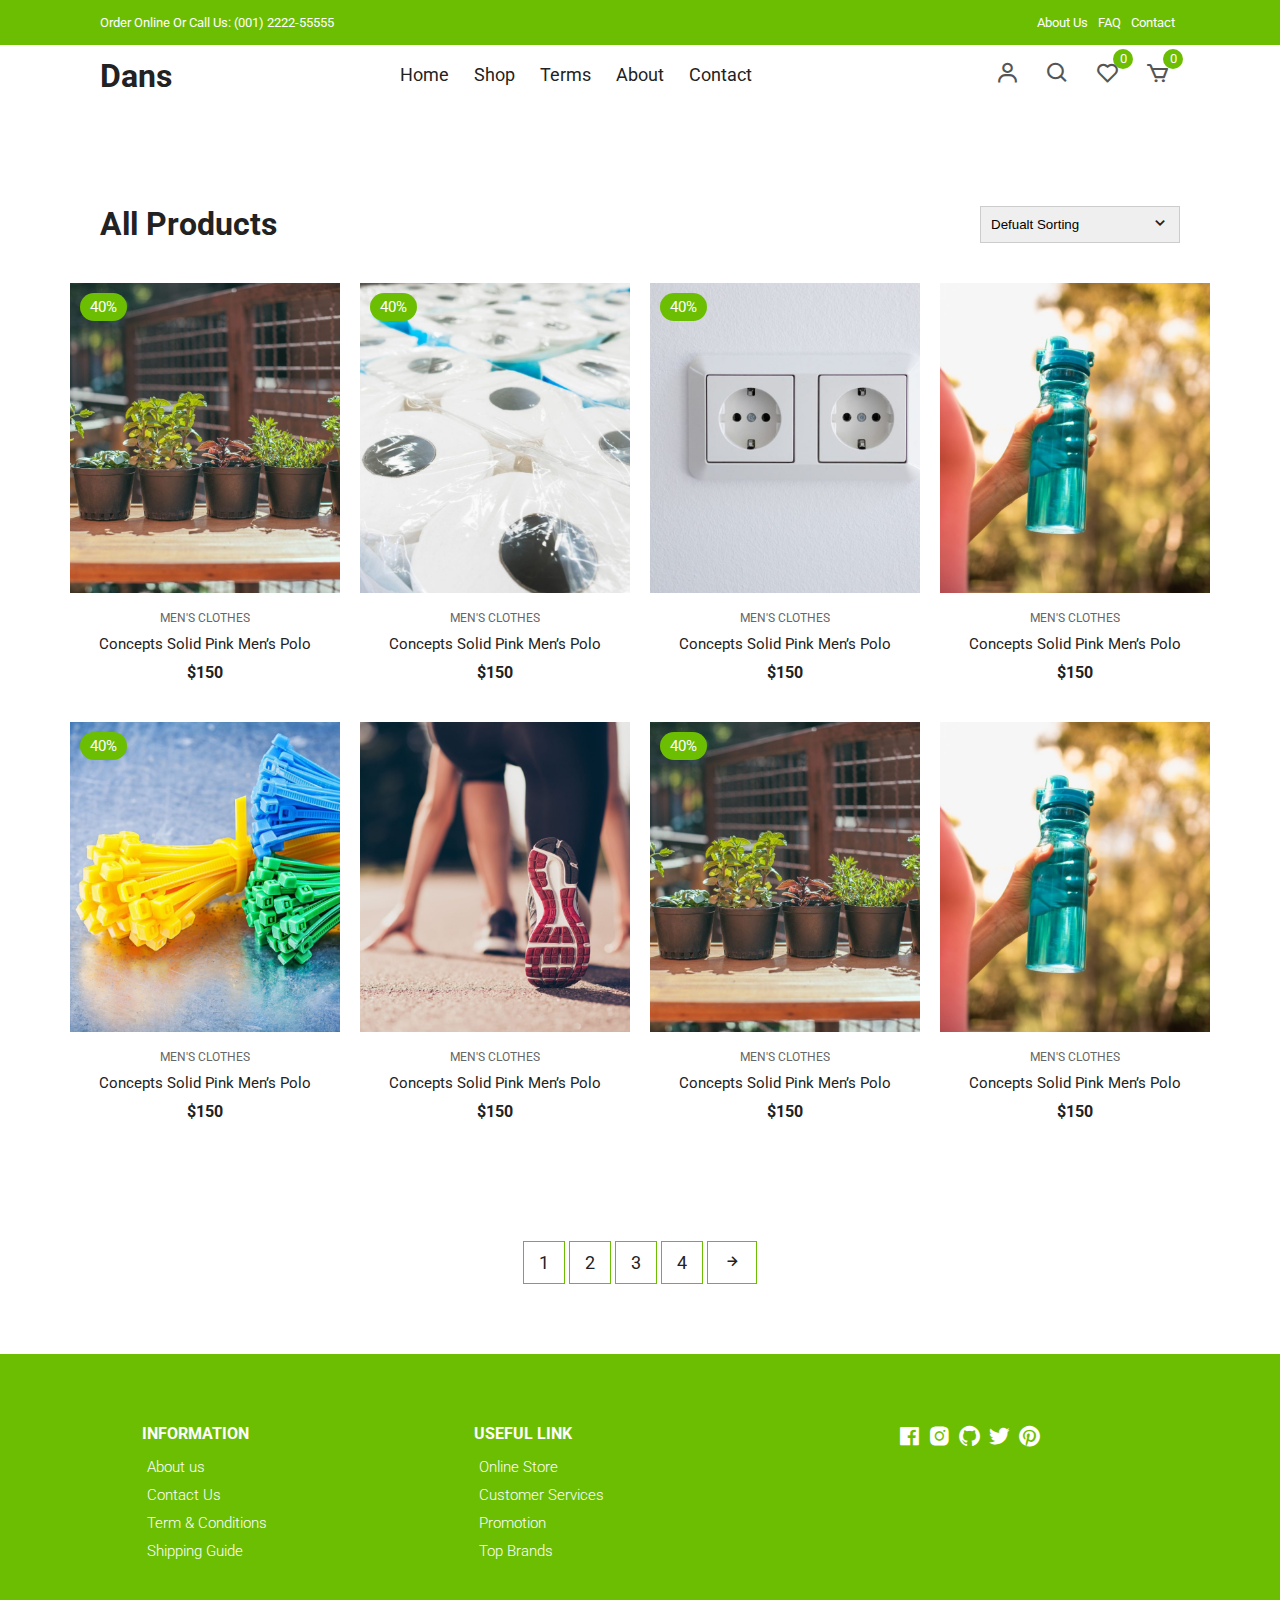
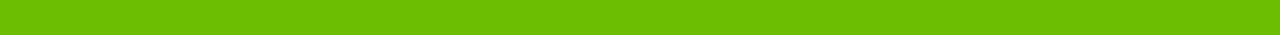
<file: green/product.html>
<!DOCTYPE html>
<html lang="en">
  <head>
    <meta charset="UTF-8" />
    <meta name="viewport" content="width=device-width, initial-scale=1.0" />
    <!-- Box icons -->
    <link
      rel="stylesheet"
      href="https://cdn.jsdelivr.net/npm/boxicons@latest/css/boxicons.min.css"
    />
    <!-- Custom StyleSheet -->
    <link rel="stylesheet" href="./css/styles.css" />
    <title>Boy’s T-Shirt</title>
  </head>

  <body>
    <!-- Navigation -->
    <div class="top-nav">
      <div class="container d-flex">
        <p>Order Online Or Call Us: (001) 2222-55555</p>
        <ul class="d-flex">
          <li><a href="#">About Us</a></li>
          <li><a href="#">FAQ</a></li>
          <li><a href="#">Contact</a></li>
        </ul>
      </div>
    </div>
    <div class="navigation">
      <div class="nav-center container d-flex">
        <a href="index.html" class="logo"><h1>Dans</h1></a>

        <ul class="nav-list d-flex">
          <li class="nav-item">
            <a href="/" class="nav-link">Home</a>
          </li>
          <li class="nav-item">
            <a href="product.html" class="nav-link">Shop</a>
          </li>
          <li class="nav-item">
            <a href="#terms" class="nav-link">Terms</a>
          </li>
          <li class="nav-item">
            <a href="#about" class="nav-link">About</a>
          </li>
          <li class="nav-item">
            <a href="#contact" class="nav-link">Contact</a>
          </li>
          <li class="icons d-flex">
            <a href="login.html" class="icon">
              <i class="bx bx-user"></i>
            </a>
            <div class="icon">
              <i class="bx bx-search"></i>
            </div>
            <div class="icon">
              <i class="bx bx-heart"></i>
              <span class="d-flex">0</span>
            </div>
            <a href="cart.html" class="icon">
              <i class="bx bx-cart"></i>
              <span class="d-flex">0</span>
            </a>
          </li>
        </ul>

        <div class="icons d-flex">
          <a href="login.html" class="icon">
            <i class="bx bx-user"></i>
          </a>
          <div class="icon">
            <i class="bx bx-search"></i>
          </div>
          <div class="icon">
            <i class="bx bx-heart"></i>
            <span class="d-flex">0</span>
          </div>
          <a href="cart.html" class="icon">
            <i class="bx bx-cart"></i>
            <span class="d-flex">0</span>
          </a>
        </div>

        <div class="hamburger">
          <i class="bx bx-menu-alt-left"></i>
        </div>
      </div>
    </div>

    <!-- All Products -->
    <section class="section all-products" id="products">
      <div class="top container">
        <h1>All Products</h1>
        <form>
          <select>
            <option value="1">Defualt Sorting</option>
            <option value="2">Sort By Price</option>
            <option value="3">Sort By Popularity</option>
            <option value="4">Sort By Sale</option>
            <option value="5">Sort By Rating</option>
          </select>
          <span><i class="bx bx-chevron-down"></i></span>
        </form>
      </div>
      <div class="product-center container">
        <div class="product-item">
          <div class="overlay">
            <a href="productDetails.html" class="product-thumb">
              <img src="./images/product-7.jpg" alt="" />
            </a>
            <span class="discount">40%</span>
          </div>
          <div class="product-info">
            <span>MEN'S CLOTHES</span>
            <a href="productDetails.html">Concepts Solid Pink Men’s Polo</a>
            <h4>$150</h4>
          </div>
          <ul class="icons">
            <li><i class="bx bx-heart"></i></li>
            <li><i class="bx bx-search"></i></li>
            <li><i class="bx bx-cart"></i></li>
          </ul>
        </div>
        <div class="product-item">
          <div class="overlay">
            <a href="" class="product-thumb">
              <img src="./images/product-2.jpg" alt="" />
            </a>
            <span class="discount">40%</span>
          </div>
          <div class="product-info">
            <span>MEN'S CLOTHES</span>
            <a href="">Concepts Solid Pink Men’s Polo</a>
            <h4>$150</h4>
          </div>
          <ul class="icons">
            <li><i class="bx bx-heart"></i></li>
            <li><i class="bx bx-search"></i></li>
            <li><i class="bx bx-cart"></i></li>
          </ul>
        </div>
        <div class="product-item">
          <div class="overlay">
            <a href="" class="product-thumb">
              <img src="./images/product-3.jpg" alt="" />
            </a>
            <span class="discount">40%</span>
          </div>
          <div class="product-info">
            <span>MEN'S CLOTHES</span>
            <a href="">Concepts Solid Pink Men’s Polo</a>
            <h4>$150</h4>
          </div>
          <ul class="icons">
            <li><i class="bx bx-heart"></i></li>
            <li><i class="bx bx-search"></i></li>
            <li><i class="bx bx-cart"></i></li>
          </ul>
        </div>
        <div class="product-item">
          <div class="overlay">
            <a href="" class="product-thumb">
              <img src="./images/product-4.jpg" alt="" />
            </a>
          </div>
          <div class="product-info">
            <span>MEN'S CLOTHES</span>
            <a href="">Concepts Solid Pink Men’s Polo</a>
            <h4>$150</h4>
          </div>
          <ul class="icons">
            <li><i class="bx bx-heart"></i></li>
            <li><i class="bx bx-search"></i></li>
            <li><i class="bx bx-cart"></i></li>
          </ul>
        </div>
        <div class="product-item">
          <div class="overlay">
            <a href="" class="product-thumb">
              <img src="./images/product-5.jpg" alt="" />
            </a>
            <span class="discount">40%</span>
          </div>
          <div class="product-info">
            <span>MEN'S CLOTHES</span>
            <a href="">Concepts Solid Pink Men’s Polo</a>
            <h4>$150</h4>
          </div>
          <ul class="icons">
            <li><i class="bx bx-heart"></i></li>
            <li><i class="bx bx-search"></i></li>
            <li><i class="bx bx-cart"></i></li>
          </ul>
        </div>
        <div class="product-item">
          <div class="overlay">
            <a href="" class="product-thumb">
              <img src="./images/product-6.jpg" alt="" />
            </a>
          </div>
          <div class="product-info">
            <span>MEN'S CLOTHES</span>
            <a href="">Concepts Solid Pink Men’s Polo</a>
            <h4>$150</h4>
          </div>
          <ul class="icons">
            <li><i class="bx bx-heart"></i></li>
            <li><i class="bx bx-search"></i></li>
            <li><i class="bx bx-cart"></i></li>
          </ul>
        </div>
        <div class="product-item">
          <div class="overlay">
            <a href="" class="product-thumb">
              <img src="./images/product-7.jpg" alt="" />
            </a>
            <span class="discount">40%</span>
          </div>
          <div class="product-info">
            <span>MEN'S CLOTHES</span>
            <a href="">Concepts Solid Pink Men’s Polo</a>
            <h4>$150</h4>
          </div>
          <ul class="icons">
            <li><i class="bx bx-heart"></i></li>
            <li><i class="bx bx-search"></i></li>
            <li><i class="bx bx-cart"></i></li>
          </ul>
        </div>
        <div class="product-item">
          <div class="overlay">
            <a href="" class="product-thumb">
              <img src="./images/product-4.jpg" alt="" />
            </a>
          </div>
          <div class="product-info">
            <span>MEN'S CLOTHES</span>
            <a href="">Concepts Solid Pink Men’s Polo</a>
            <h4>$150</h4>
          </div>
          <ul class="icons">
            <li><i class="bx bx-heart"></i></li>
            <li><i class="bx bx-search"></i></li>
            <li><i class="bx bx-cart"></i></li>
          </ul>
        </div>
      </div>
    </section>
    <section class="pagination">
      <div class="container">
        <span>1</span> <span>2</span> <span>3</span> <span>4</span>
        <span><i class="bx bx-right-arrow-alt"></i></span>
      </div>
    </section>
    <!-- Footer -->
    <footer class="footer">
      <div class="row">
        <div class="col d-flex">
          <h4>INFORMATION</h4>
          <a href="">About us</a>
          <a href="">Contact Us</a>
          <a href="">Term & Conditions</a>
          <a href="">Shipping Guide</a>
        </div>
        <div class="col d-flex">
          <h4>USEFUL LINK</h4>
          <a href="">Online Store</a>
          <a href="">Customer Services</a>
          <a href="">Promotion</a>
          <a href="">Top Brands</a>
        </div>
        <div class="col d-flex">
          <span><i class="bx bxl-facebook-square"></i></span>
          <span><i class="bx bxl-instagram-alt"></i></span>
          <span><i class="bx bxl-github"></i></span>
          <span><i class="bx bxl-twitter"></i></span>
          <span><i class="bx bxl-pinterest"></i></span>
        </div>
      </div>
    </footer>
    <!-- Custom Script -->
    <script src="./js/index.js"></script>
  </body>
</html>
</file>
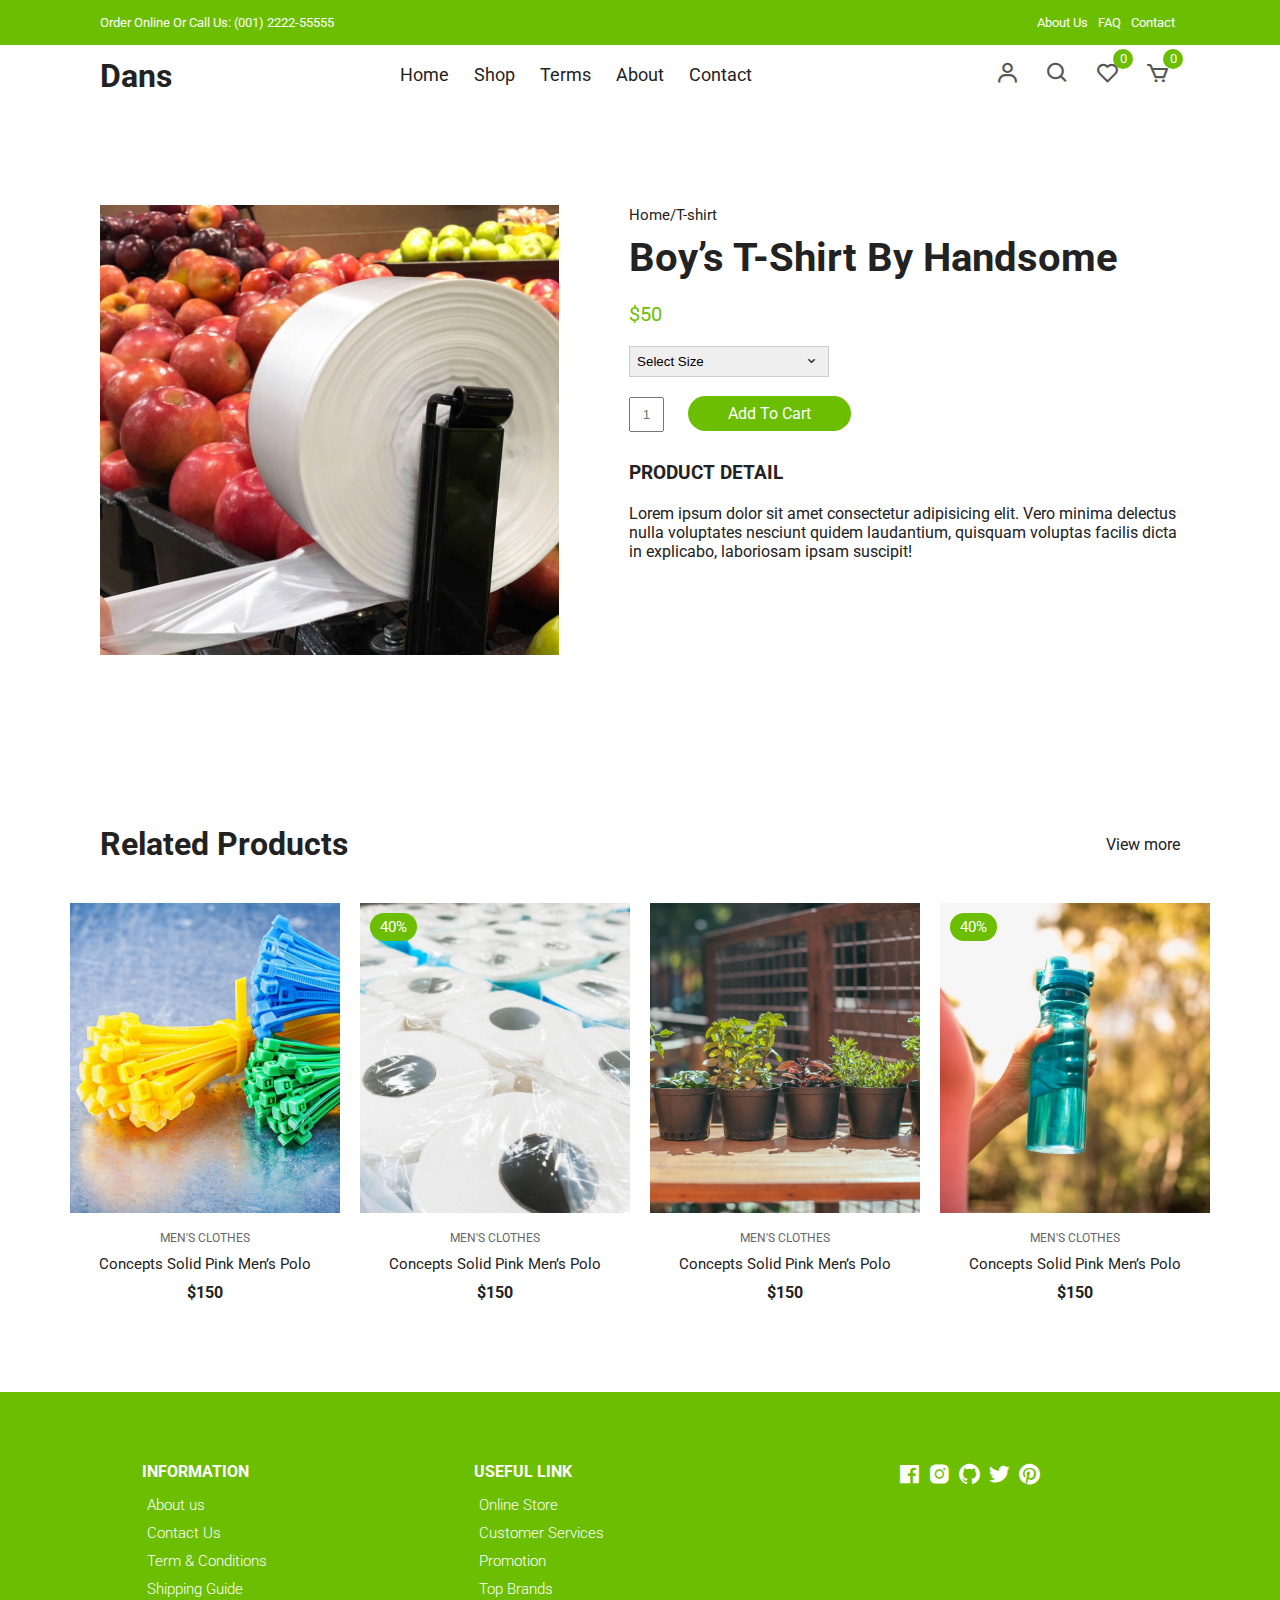
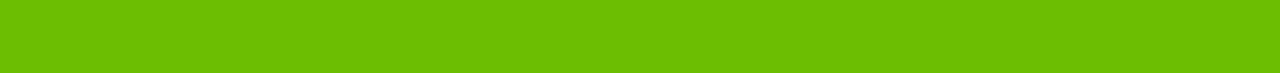
<file: green/productDetails.html>
<!DOCTYPE html>
<html lang="en">
  <head>
    <meta charset="UTF-8" />
    <meta name="viewport" content="width=device-width, initial-scale=1.0" />
    <!-- Box icons -->
    <link
      rel="stylesheet"
      href="https://cdn.jsdelivr.net/npm/boxicons@latest/css/boxicons.min.css"
    />
    <!-- Custom StyleSheet -->
    <link rel="stylesheet" href="./css/styles.css" />
    <title>Boy’s T-Shirt - Codevo</title>
  </head>

  <body>
    <!-- Navigation -->
    <div class="top-nav">
      <div class="container d-flex">
        <p>Order Online Or Call Us: (001) 2222-55555</p>
        <ul class="d-flex">
          <li><a href="#">About Us</a></li>
          <li><a href="#">FAQ</a></li>
          <li><a href="#">Contact</a></li>
        </ul>
      </div>
    </div>
    <div class="navigation">
      <div class="nav-center container d-flex">
        <a href="index.html" class="logo"><h1>Dans</h1></a>

        <ul class="nav-list d-flex">
          <li class="nav-item">
            <a href="/" class="nav-link">Home</a>
          </li>
          <li class="nav-item">
            <a href="product.html" class="nav-link">Shop</a>
          </li>
          <li class="nav-item">
            <a href="#terms" class="nav-link">Terms</a>
          </li>
          <li class="nav-item">
            <a href="#about" class="nav-link">About</a>
          </li>
          <li class="nav-item">
            <a href="#contact" class="nav-link">Contact</a>
          </li>
          <li class="icons d-flex">
            <a href="login.html" class="icon">
              <i class="bx bx-user"></i>
            </a>
            <div class="icon">
              <i class="bx bx-search"></i>
            </div>
            <div class="icon">
              <i class="bx bx-heart"></i>
              <span class="d-flex">0</span>
            </div>
            <a href="cart.html" class="icon">
              <i class="bx bx-cart"></i>
              <span class="d-flex">0</span>
            </a>
          </li>
        </ul>

        <div class="icons d-flex">
          <a href="login.html" class="icon">
            <i class="bx bx-user"></i>
          </a>
          <div class="icon">
            <i class="bx bx-search"></i>
          </div>
          <div class="icon">
            <i class="bx bx-heart"></i>
            <span class="d-flex">0</span>
          </div>
          <a href="cart.html" class="icon">
            <i class="bx bx-cart"></i>
            <span class="d-flex">0</span>
          </a>
        </div>

        <div class="hamburger">
          <i class="bx bx-menu-alt-left"></i>
        </div>
      </div>
    </div>

    <!-- Product Details -->
    <section class="section product-detail">
      <div class="details container">
        <div class="left image-container">
          <div class="main">
            <img src="./images/product-8.jpg" id="zoom" alt="" />
          </div>
        </div>
        <div class="right">
          <span>Home/T-shirt</span>
          <h1>Boy’s T-Shirt By Handsome</h1>
          <div class="price">$50</div>
          <form>
            <div>
              <select>
                <option value="Select Size" selected disabled>
                  Select Size
                </option>
                <option value="1">32</option>
                <option value="2">42</option>
                <option value="3">52</option>
                <option value="4">62</option>
              </select>
              <span><i class="bx bx-chevron-down"></i></span>
            </div>
          </form>
          <form class="form">
            <input type="text" placeholder="1" />
            <a href="cart.html" class="addCart">Add To Cart</a>
          </form>
          <h3>Product Detail</h3>
          <p>
            Lorem ipsum dolor sit amet consectetur adipisicing elit. Vero minima
            delectus nulla voluptates nesciunt quidem laudantium, quisquam
            voluptas facilis dicta in explicabo, laboriosam ipsam suscipit!
          </p>
        </div>
      </div>
    </section>

    <!-- Related -->
    <section class="section featured">
      <div class="top container">
        <h1>Related Products</h1>
        <a href="#" class="view-more">View more</a>
      </div>
      <div class="product-center container">
        <div class="product-item">
          <div class="overlay">
            <a href="" class="product-thumb">
              <img src="./images/product-5.jpg" alt="" />
            </a>
          </div>
          <div class="product-info">
            <span>MEN'S CLOTHES</span>
            <a href="">Concepts Solid Pink Men’s Polo</a>
            <h4>$150</h4>
          </div>
          <ul class="icons">
            <li><i class="bx bx-heart"></i></li>
            <li><i class="bx bx-search"></i></li>
            <li><i class="bx bx-cart"></i></li>
          </ul>
        </div>
        <div class="product-item">
          <div class="overlay">
            <a href="" class="product-thumb">
              <img src="./images/product-2.jpg" alt="" />
            </a>
            <span class="discount">40%</span>
          </div>
          <div class="product-info">
            <span>MEN'S CLOTHES</span>
            <a href="">Concepts Solid Pink Men’s Polo</a>
            <h4>$150</h4>
          </div>
          <ul class="icons">
            <li><i class="bx bx-heart"></i></li>
            <li><i class="bx bx-search"></i></li>
            <li><i class="bx bx-cart"></i></li>
          </ul>
        </div>
        <div class="product-item">
          <div class="overlay">
            <a href="" class="product-thumb">
              <img src="./images/product-7.jpg" alt="" />
            </a>
          </div>
          <div class="product-info">
            <span>MEN'S CLOTHES</span>
            <a href="">Concepts Solid Pink Men’s Polo</a>
            <h4>$150</h4>
          </div>
          <ul class="icons">
            <li><i class="bx bx-heart"></i></li>
            <li><i class="bx bx-search"></i></li>
            <li><i class="bx bx-cart"></i></li>
          </ul>
        </div>
        <div class="product-item">
          <div class="overlay">
            <a href="" class="product-thumb">
              <img src="./images/product-4.jpg" alt="" />
            </a>
            <span class="discount">40%</span>
          </div>
          <div class="product-info">
            <span>MEN'S CLOTHES</span>
            <a href="">Concepts Solid Pink Men’s Polo</a>
            <h4>$150</h4>
          </div>
          <ul class="icons">
            <li><i class="bx bx-heart"></i></li>
            <li><i class="bx bx-search"></i></li>
            <li><i class="bx bx-cart"></i></li>
          </ul>
        </div>
      </div>
    </section>
    <!-- Footer -->
    <footer class="footer">
      <div class="row">
        <div class="col d-flex">
          <h4>INFORMATION</h4>
          <a href="">About us</a>
          <a href="">Contact Us</a>
          <a href="">Term & Conditions</a>
          <a href="">Shipping Guide</a>
        </div>
        <div class="col d-flex">
          <h4>USEFUL LINK</h4>
          <a href="">Online Store</a>
          <a href="">Customer Services</a>
          <a href="">Promotion</a>
          <a href="">Top Brands</a>
        </div>
        <div class="col d-flex">
          <span><i class="bx bxl-facebook-square"></i></span>
          <span><i class="bx bxl-instagram-alt"></i></span>
          <span><i class="bx bxl-github"></i></span>
          <span><i class="bx bxl-twitter"></i></span>
          <span><i class="bx bxl-pinterest"></i></span>
        </div>
      </div>
    </footer>
    <!-- Custom Script -->
    <script src="./js/index.js"></script>
    <script
      src="https://code.jquery.com/jquery-3.4.0.min.js"
      integrity="sha384-JUMjoW8OzDJw4oFpWIB2Bu/c6768ObEthBMVSiIx4ruBIEdyNSUQAjJNFqT5pnJ6"
      crossorigin="anonymous"
    ></script>
    <script src="./js/zoomsl.min.js"></script>
    <script>
      $(function () {
        console.log("hello");
        $("#zoom").imagezoomsl({
          zoomrange: [4, 4],
        });
      });
    </script>
  </body>
</html>
</file>
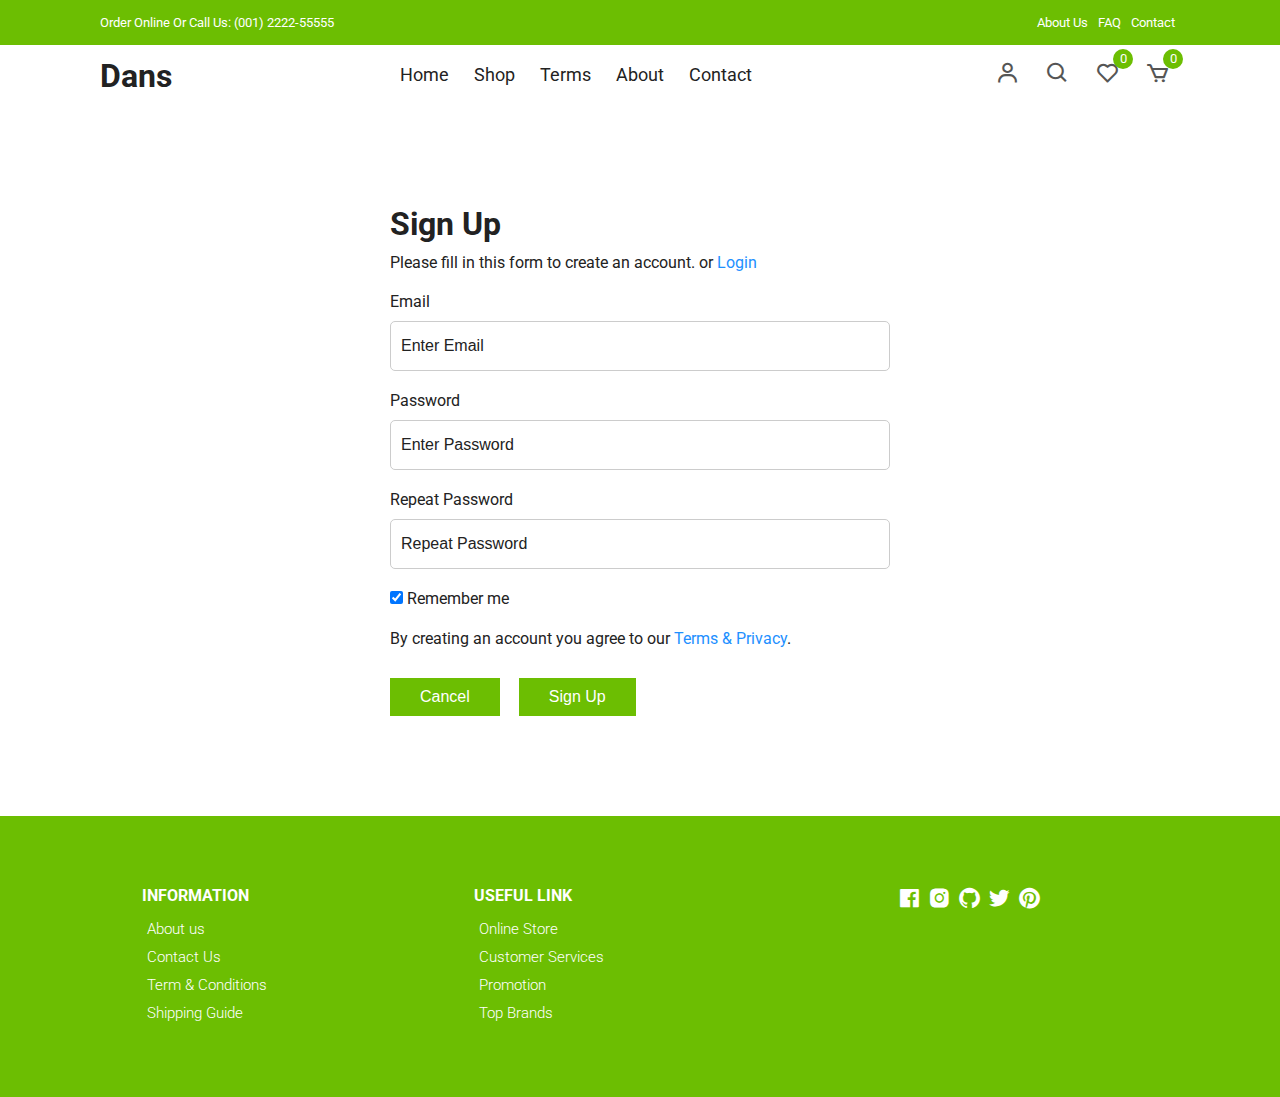
<file: green/signup.html>
<!DOCTYPE html>
<html lang="en">
  <head>
    <meta charset="UTF-8" />
    <meta name="viewport" content="width=device-width, initial-scale=1.0" />
    <!-- Box icons -->
    <link
      rel="stylesheet"
      href="https://cdn.jsdelivr.net/npm/boxicons@latest/css/boxicons.min.css"
    />
    <!-- Custom StyleSheet -->
    <link rel="stylesheet" href="./css/styles.css" />
    <title>Sign Up</title>
  </head>
  <body>
    <!-- Navigation -->
    <div class="top-nav">
      <div class="container d-flex">
        <p>Order Online Or Call Us: (001) 2222-55555</p>
        <ul class="d-flex">
          <li><a href="#">About Us</a></li>
          <li><a href="#">FAQ</a></li>
          <li><a href="#">Contact</a></li>
        </ul>
      </div>
    </div>
    <div class="navigation">
      <div class="nav-center container d-flex">
        <a href="index.html" class="logo"><h1>Dans</h1></a>

        <ul class="nav-list d-flex">
          <li class="nav-item">
            <a href="/" class="nav-link">Home</a>
          </li>
          <li class="nav-item">
            <a href="product.html" class="nav-link">Shop</a>
          </li>
          <li class="nav-item">
            <a href="#terms" class="nav-link">Terms</a>
          </li>
          <li class="nav-item">
            <a href="#about" class="nav-link">About</a>
          </li>
          <li class="nav-item">
            <a href="#contact" class="nav-link">Contact</a>
          </li>
          <li class="icons d-flex">
            <a href="login.html" class="icon">
              <i class="bx bx-user"></i>
            </a>
            <div class="icon">
              <i class="bx bx-search"></i>
            </div>
            <div class="icon">
              <i class="bx bx-heart"></i>
              <span class="d-flex">0</span>
            </div>
            <a href="cart.html" class="icon">
              <i class="bx bx-cart"></i>
              <span class="d-flex">0</span>
            </a>
          </li>
        </ul>

        <div class="icons d-flex">
          <a href="login.html" class="icon">
            <i class="bx bx-user"></i>
          </a>
          <div class="icon">
            <i class="bx bx-search"></i>
          </div>
          <div class="icon">
            <i class="bx bx-heart"></i>
            <span class="d-flex">0</span>
          </div>
          <a href="cart.html" class="icon">
            <i class="bx bx-cart"></i>
            <span class="d-flex">0</span>
          </a>
        </div>

        <div class="hamburger">
          <i class="bx bx-menu-alt-left"></i>
        </div>
      </div>
    </div>
    <!-- Login -->
    <div class="container">
      <div class="login-form">
        <form action="">
          <h1>Sign Up</h1>
          <p>
            Please fill in this form to create an account. or
            <a href="login.html">Login</a>
          </p>

          <label for="email">Email</label>
          <input type="text" placeholder="Enter Email" name="email" required />

          <label for="psw">Password</label>
          <input
            type="password"
            placeholder="Enter Password"
            name="psw"
            required
          />

          <label for="psw-repeat">Repeat Password</label>
          <input
            type="password"
            placeholder="Repeat Password"
            name="psw-repeat"
            required
          />

          <label>
            <input
              type="checkbox"
              checked="checked"
              name="remember"
              style="margin-bottom: 15px"
            />
            Remember me
          </label>

          <p>
            By creating an account you agree to our
            <a href="#">Terms & Privacy</a>.
          </p>

          <div class="buttons">
            <button type="button" class="cancelbtn">Cancel</button>
            <button type="submit" class="signupbtn">Sign Up</button>
          </div>
        </form>
      </div>
    </div>

    <!-- Footer -->
    <footer class="footer">
      <div class="row">
        <div class="col d-flex">
          <h4>INFORMATION</h4>
          <a href="">About us</a>
          <a href="">Contact Us</a>
          <a href="">Term & Conditions</a>
          <a href="">Shipping Guide</a>
        </div>
        <div class="col d-flex">
          <h4>USEFUL LINK</h4>
          <a href="">Online Store</a>
          <a href="">Customer Services</a>
          <a href="">Promotion</a>
          <a href="">Top Brands</a>
        </div>
        <div class="col d-flex">
          <span><i class="bx bxl-facebook-square"></i></span>
          <span><i class="bx bxl-instagram-alt"></i></span>
          <span><i class="bx bxl-github"></i></span>
          <span><i class="bx bxl-twitter"></i></span>
          <span><i class="bx bxl-pinterest"></i></span>
        </div>
      </div>
    </footer>

    <!-- Custom Script -->
    <script src="./js/index.js"></script>
  </body>
</html>
</file>
<file: css/dashstyle.css>
/* Googlefont Poppins CDN Link */
@import url('https://fonts.googleapis.com/css2?family=Poppins:wght@200;300;400;500;600;700&display=swap');
*{
  margin: 0;
  padding: 0;
  box-sizing: border-box;
  font-family: 'Poppins', sans-serif;
}

a{
  text-decoration: none;
}
a:link{
  text-decoration: none;
}
.sidebar{
  position: fixed;
  height: 100%;
  width: 240px;
  background: #000000;
  transition: all 0.5s ease;
}
.sidebar.active{
  width: 60px;
}
.sidebar .logo-details{
  height: 80px;
  display: flex;
  align-items: center;
}
.sidebar .logo-details i{
  font-size: 28px;
  font-weight: 500;
  color: #fff;
  min-width: 60px;
  text-align: center
}
.sidebar .logo-details .logo_name{
  color: #fff;
  font-size: 24px;
  font-weight: 500;
}
.sidebar .nav-links{
  margin-top: 10px;
}
.sidebar .nav-links li{
  position: relative;
  list-style: none;
  height: 50px;
}
.sidebar .nav-links li a{
  height: 100%;
  width: 100%;
  display: flex;
  align-items: center;
  text-decoration: none;
  transition: all 0.4s ease;
}
.sidebar .nav-links li a.active{
  background: #373737;
}
.sidebar .nav-links li a:hover{
  background: #5b5b5b;
}
.sidebar .nav-links li i{
  min-width: 60px;
  text-align: center;
  font-size: 18px;
  color: #fff;
}
.sidebar .nav-links li a .links_name{
  color: #fff;
  font-size: 15px;
  font-weight: 400;
  white-space: nowrap;
}
.sidebar .nav-links .log_out{
  position: absolute;
  bottom: 0;
  width: 100%;
}
.home-section{
  position: relative;
  background: #f5f5f5;
  min-height: 100vh;
  width: calc(100% - 240px);
  left: 240px;
  transition: all 0.5s ease;
}
.sidebar.active ~ .home-section{
  width: calc(100% - 60px);
  left: 60px;
}
.home-section nav{
  display: flex;
  justify-content: space-between;
  height: 80px;
  background: #fff;
  display: flex;
  align-items: center;
  position: fixed;
  width: calc(100% - 240px);
  left: 240px;
  z-index: 100;
  padding: 0 20px;
  box-shadow: 0 1px 1px rgba(0, 0, 0, 0.1);
  transition: all 0.5s ease;
}
.sidebar.active ~ .home-section nav{
  left: 60px;
  width: calc(100% - 60px);
}
.home-section nav .sidebar-button{
  display: flex;
  align-items: center;
  font-size: 24px;
  font-weight: 500;
}
nav .sidebar-button i{
  font-size: 35px;
  margin-right: 10px;
}
.home-section nav .search-box{
  position: relative;
  height: 50px;
  max-width: 550px;
  width: 100%;
  margin: 0 20px;
}
nav .search-box input{
  height: 100%;
  width: 100%;
  outline: none;
  background: #F5F6FA;
  border: 2px solid #EFEEF1;
  border-radius: 6px;
  font-size: 18px;
  padding: 0 15px;
}
nav .search-box .bx-search{
  position: absolute;
  height: 40px;
  width: 40px;
  background: #2697FF;
  right: 5px;
  top: 50%;
  transform: translateY(-50%);
  border-radius: 4px;
  line-height: 40px;
  text-align: center;
  color: #fff;
  font-size: 22px;
  transition: all 0.4 ease;
}
.home-section nav .profile-details{
  display: flex;
  align-items: center;
  background: #F5F6FA;
  border: 2px solid #EFEEF1;
  border-radius: 6px;
  height: 50px;
  min-width: 190px;
  padding: 0 15px 0 2px;
}
nav .profile-details img{
  height: 40px;
  width: 40px;
  border-radius: 6px;
  object-fit: cover;
}
nav .profile-details .admin_name{
  font-size: 15px;
  font-weight: 500;
  color: #333;
  margin: 0 10px;
  white-space: nowrap;
}
nav .profile-details i{
  font-size: 25px;
  color: #333;
}
.home-section .home-content{
  position: relative;
  padding-top: 104px;
}
.home-content .overview-boxes{
  display: flex;
  align-items: center;
  justify-content: space-between;
  flex-wrap: wrap;
  padding: 0 20px;
  margin-bottom: 26px;
}
.overview-boxes .box{
  display: flex;
  align-items: center;
  justify-content: center;
  width: calc(100% / 4 - 15px);
  background: #fff;
  padding: 15px 14px;
  border-radius: 12px;
  box-shadow: 0 5px 10px rgba(0,0,0,0.1);
}
.overview-boxes .box-topic{
  font-size: 20px;
  font-weight: 500;
}
.home-content .box .number{
  display: inline-block;
  font-size: 35px;
  margin-top: -6px;
  font-weight: 500;
}
.home-content .box .indicator{
  display: flex;
  align-items: center;
}
.home-content .box .indicator i{
  height: 20px;
  width: 20px;
  background: #8FDACB;
  line-height: 20px;
  text-align: center;
  border-radius: 50%;
  color: #fff;
  font-size: 20px;
  margin-right: 5px;
}
.box .indicator i.down{
  background: #e87d88;
}
.home-content .box .indicator .text{
  font-size: 12px;
}
.home-content .box .cart{
  display: inline-block;
  font-size: 32px;
  height: 50px;
  width: 50px;
  background: #cce5ff;
  line-height: 50px;
  text-align: center;
  color: #66b0ff;
  border-radius: 12px;
  margin: -15px 0 0 6px;
}
.home-content .box .cart.two{
   color: #2BD47D;
   background: #C0F2D8;
 }
.home-content .box .cart.three{
   color: #ffc233;
   background: #ffe8b3;
 }
.home-content .box .cart.four{
   color: #e05260;
   background: #f7d4d7;
 }
.home-content .total-order{
  font-size: 20px;
  font-weight: 500;
}
.home-content .sales-boxes{
  display: flex;
  justify-content: space-between;
  /* padding: 0 20px; */
}

/* left box */
.home-content .sales-boxes .recent-sales{
  width: 65%;
  background: #fff;
  padding: 20px 30px;
  margin: 0 20px;
  border-radius: 12px;
  box-shadow: 0 5px 10px rgba(0, 0, 0, 0.1);
}
.home-content .sales-boxes .sales-details{
  display: flex;
  align-items: center;
  justify-content: space-between;
}
.sales-boxes .box .title{
  font-size: 24px;
  font-weight: 500;
  /* margin-bottom: 10px; */
}
.sales-boxes .sales-details li.topic{
  font-size: 20px;
  font-weight: 500;
}
.sales-boxes .sales-details li{
  list-style: none;
  margin: 8px 0;
}
.sales-boxes .sales-details li a{
  font-size: 18px;
  color: #333;
  font-size: 400;
  text-decoration: none;
}
.sales-boxes .box .button{
  width: 100%;
  display: flex;
  justify-content: flex-end;
}
.sales-boxes .box .button a{
  color: #fff;
  background: #0A2558;
  padding: 4px 12px;
  font-size: 15px;
  font-weight: 400;
  border-radius: 4px;
  text-decoration: none;
  transition: all 0.3s ease;
}
.sales-boxes .box .button a:hover{
  background:  #0d3073;
}

/* Right box */
.home-content .sales-boxes .top-sales{
  width: 35%;
  background: #fff;
  padding: 20px 30px;
  margin: 0 20px 0 0;
  border-radius: 12px;
  box-shadow: 0 5px 10px rgba(0, 0, 0, 0.1);
}
.sales-boxes .top-sales li{
  display: flex;
  align-items: center;
  justify-content: space-between;
  margin: 10px 0;
}
.sales-boxes .top-sales li a img{
  height: 40px;
  width: 40px;
  object-fit: cover;
  border-radius: 12px;
  margin-right: 10px;
  background: #333;
}
.sales-boxes .top-sales li a{
  display: flex;
  align-items: center;
  text-decoration: none;
}
.sales-boxes .top-sales li .product,
.price{
  font-size: 17px;
  font-weight: 400;
  color: #333;
}
/* Responsive Media Query */
@media (max-width: 1240px) {
  .sidebar{
    width: 60px;
  }
  .sidebar.active{
    width: 220px;
  }
  .home-section{
    width: calc(100% - 60px);
    left: 60px;
  }
  .sidebar.active ~ .home-section{
    left: 220px;
    width: calc(100% - 220px);
    overflow: hidden;
  }
  .home-section nav{
    width: calc(100% - 60px);
    left: 60px;
  }
  .sidebar.active ~ .home-section nav{
    width: calc(100% - 220px);
    left: 220px;
  }
}
@media (max-width: 1150px) {
  .home-content .sales-boxes{
    flex-direction: column;
  }
  .home-content .sales-boxes .box{
    width: 100%;
    overflow-x: scroll;
    margin-bottom: 30px;
  }
  .home-content .sales-boxes .top-sales{
    margin: 0;
  }
}
@media (max-width: 1000px) {
  .overview-boxes .box{
    width: calc(100% / 2 - 15px);
    margin-bottom: 15px;
  }
}
@media (max-width: 700px) {
  nav .sidebar-button .dashboard,
  nav .profile-details .admin_name,
  nav .profile-details i{
    display: none;
  }
  .home-section nav .profile-details{
    height: 50px;
    min-width: 40px;
  }
  .home-content .sales-boxes .sales-details{
    width: 560px;
  }
}
@media (max-width: 550px) {
  .overview-boxes .box{
    width: 100%;
    margin-bottom: 15px;
  }
  .sidebar.active ~ .home-section nav .profile-details{
    display: none;
  }
}
@media (max-width: 400px) {
  .sidebar{
    width: 0;
  }
  .sidebar.active{
    width: 60px;
  }
  .home-section{
    width: 100%;
    left: 0;
  }
  .sidebar.active ~ .home-section{
    left: 60px;
    width: calc(100% - 60px);
  }
  .home-section nav{
    width: 100%;
    left: 0;
  }
  .sidebar.active ~ .home-section nav{
    left: 60px;
    width: calc(100% - 60px);
  }
}
</file>
<file: css/donation.css>
table tr td{
    vertical-align: middle;
}

td button{
    margin: 5px;
}

td button i{
    font-size: 20px;
}


.modal-header{
    background: #000000;
    color: #fff;
}

.modal-body form {
    display: flex;
    justify-content: space-between;
    align-items: flex-start;
    padding: 0;
}

.modal-body form .imgholder{
    width: 200px;
    height: 200px;
    position: relative;
    border-radius: 20px;
    overflow: hidden;
}

.imgholder .upload{
    position: absolute;
    bottom: 0;
    left: 10;
    width: 100%;
    height: 100px;
    background: rgba(0,0,0,0.3);
    display: none;
    justify-content: center;
    align-items: center;
    cursor: pointer;
}

.upload i{
    color: #fff;
    font-size: 35px;
}

.imgholder .upload input{
    display: none;
}

.modal-body form .inputField{
    flex-basis: 68%;
    border-left: 5px groove blue;
    padding-left: 20px;
}

form .inputField > div{
    width: 100%;
    display: flex;
    justify-content: space-between;
    align-items: center;
    margin-bottom: 20px;
}

form .inputField > div label{
    font-size: 20px;
    font-weight: 500;
}

#userForm form .inputField > div label::after{
    content: "*";
    color: red;
}

form .inputField > div input{
    width: 75%;
    padding: 10px;
    border: none;
    outline: none;
    background: transparent;
    border-bottom: 2px solid blue;
}

.modal-footer .submit{
    font-size: 18px;
}


#readData form .inputField > div input{
    color: #000;
    font-size: 18px;
}
</file>
<file: green/css/styles.css>
/* Fonts */
@import url('https://fonts.googleapis.com/css2?family=Roboto:wght@100;300;400;500;700&display=swap');

/* Color Variables */
:root {
  --white: #fff;
  --black: #222;
  --green: #6cbe02;
  --grey1: #f0f0f0;
  --grey2: #151515;
}

/* Basic Reset */
*,
*::before,
*::after {
  margin: 0;
  padding: 0;
  box-sizing: inherit;
}

html {
  box-sizing: border-box;
  font-size: 62.5%;
}

body {
  font-family: 'Roboto', sans-serif;
  font-size: 1.6rem;
  background-color: var(--white);
  color: var(--black);
  font-weight: 400;
  font-style: normal;
}

a {
  text-decoration: none;
  color: var(--black);
}

li {
  list-style: none;
}

.container {
  max-width: 114rem;
  margin: 0 auto;
  padding: 0 3rem;
}

.d-flex {
  display: flex;
  align-items: center;
}

/* 
=================
Header
=================
*/

.header {
  position: relative;
  min-height: 100vh;
  overflow-x: hidden;
}

.top-nav {
  background-color: var(--green);
  font-size: 1.3rem;
  color: var(--white);
}

.top-nav div {
  justify-content: space-between;
  height: 4.5rem;
}

.top-nav a {
  color: var(--white);
  padding: 0 0.5rem;
}

/* 
=================
Navigation
=================
*/
.navigation {
  height: 6rem;
  line-height: 6rem;
}

.nav-center {
  justify-content: space-between;
}

.nav-list .icons {
  display: none;
}

.nav-center .nav-item:not(:last-child) {
  margin-right: 0.5rem;
}

.nav-center .nav-link {
  font-size: 1.8rem;
  padding: 1rem;
}

.nav-center .nav-link:hover {
  color: var(--green);
}

.nav-center .hamburger {
  display: none;
  font-size: 2.3rem;
  color: var(--black);
  cursor: pointer;
}

/* Icons */

.icon {
  cursor: pointer;
  font-size: 2.5rem;
  padding: 0 1rem;
  color: #555;
  position: relative;
}

.icon:not(:last-child) {
  margin-right: 0.5rem;
}

.icon span {
  position: absolute;
  top: 3px;
  right: -3px;
  background-color: var(--green);
  color: var(--white);
  border-radius: 50%;
  font-size: 1.3rem;
  height: 2rem;
  width: 2rem;
  justify-content: center;
}

@media only screen and (max-width: 768px) {
  .nav-list {
    position: fixed;
    top: 12%;
    left: -35rem;
    flex-direction: column;
    align-items: flex-start;
    box-shadow: 5px 5px 10px rgba(0, 0, 0, 0.2);
    background-color: white;
    height: 100%;
    width: 0%;
    max-width: 35rem;
    z-index: 100;
    transition: all 300ms ease-in-out;
  }

  .nav-list.open {
    left: 0;
    width: 100%;
  }

  .nav-list .nav-item {
    margin: 0 0 1rem 0;
    width: 100%;
  }

  .nav-list .nav-link {
    font-size: 2rem;
    color: var(--black);
  }

  .nav-center .hamburger {
    display: block;
    color: var(--black);
    font-size: 3rem;
  }

  .icons {
    display: none;
  }

  .nav-list .icons {
    display: flex;
  }

  .top-nav ul {
    display: none;
  }

  .top-nav div {
    justify-content: center;
    height: 3rem;
  }
}

/* 
=================
Hero Area
=================
*/

.hero,
.hero .glide__slides {
  background-color: var(--grey2);
  position: relative;
  height: calc(100vh - 6rem);
  margin: 0 4rem;
  overflow: hidden;
}

.hero .center {
  display: flex;
  align-items: center;
  justify-content: center;
  position: relative;
  height: 100%;
  padding-top: 3rem;
}

.hero .left {
  position: absolute;
  top: 0%;
  left: 25rem;
  opacity: 0;
  transition: all 1000ms ease-in-out;
}

.hero .left h1 {
  font-size: 5rem;
  margin: 1rem 0;
}

.hero .left p {
  font-size: 1.6rem;
  margin-bottom: 1rem;
}

.hero .left .hero-btn {
  display: inline-block;
  padding: 1rem 3rem;
  font-size: 1.6rem;
  margin-top: 1rem;
  background-color: var(--green);
  color: white;
}

.hero .right {
  flex: 0 0 50%;
  height: 100%;
  position: relative;
  text-align: center;
}

.hero .right img {
  position: absolute;
  width: 55rem;
  opacity: 0;
  transition: all 1000ms ease-in-out;
}

.center .right img.img1 {
  width: 85%;
  right: -25%;
  bottom: -50%;
}

.center .right img.img2 {
  width: 90%;
  right: -40%;
  bottom: -40%;
}

.glide__slide--active .center .right img {
  bottom: -3%;
  opacity: 1;
}

.glide__slide--active .left {
  opacity: 1;
  top: 35%;
}

/*
======================
Hero Media Query
======================
*/
@media only screen and (max-width: 1500px) {
  .hero .left {
    left: 0;
  }
}
@media only screen and (max-width: 999px) {
  .glide__slide--active .left {
    top: 15%;
  }

  .center .right img.img1 {
    width: 90%;
  }

  .center .right img.img2 {
    width: 100%;
  }
}

@media only screen and (max-width: 567px) {
  .center .right img.img1 {
    width: 30rem;
  }

  .center .right img.img2 {
    width: 33rem;
  }

  .hero,
  .hero .glide__slides {
    margin: 0;
    padding: 0 3rem;
  }

  .hero .left h1 {
    font-size: 3rem;
  }

  .hero .left span {
    font-size: 1.4rem;
  }
  .hero .left p {
    font-size: 1.5rem;
    width: 80%;
  }
}

/* Category Section */
.section {
  padding: 10rem 0 5rem 0;
  overflow: hidden;
}

.cat-center {
  display: flex;
  align-items: center;
  justify-content: center;
  max-width: 114rem;
  margin: auto;
  padding: 0 3rem;
}

.cat-center .cat {
  max-width: 37rem;
  height: 25rem;
  overflow: hidden;
  position: relative;
  cursor: pointer;
  text-align: center;
}

.cat-center .cat:not(:last-child) {
  margin-right: 3rem;
}

.cat-center .cat img {
  width: 36.5rem;
  height: 100%;
  margin: auto;
  object-fit: cover;
  transition: all 2s ease;
}

.cat-center .cat:hover img {
  transform: scale(1.1);
}

.cat-center .cat div {
  position: absolute;
  bottom: 15%;
  left: 50%;
  transform: translateX(-50%);
  background-color: var(--white);
  width: 18rem;
  height: 5rem;
  line-height: 5rem;
  text-align: center;
  font-size: 2rem;
  font-weight: 500;
}

@media only screen and (max-width: 1200px) {
  .cat-center .cat img {
    width: 30rem;
  }
}

@media only screen and (max-width: 967px) {
  .cat-center .cat {
    max-width: 25rem;
    height: 20rem;
  }

  .cat-center .cat img {
    width: 25rem;
  }
}

@media only screen and (max-width: 768px) {
  .section {
    padding: 5rem 0;
  }

  .cat-center {
    flex-direction: column;
    padding: 3rem;
  }

  .cat-center .cat {
    max-width: 100%;
    height: 30rem;
  }

  .cat-center .cat:not(:last-child) {
    margin-right: 0rem;
    margin-bottom: 5rem;
  }

  .cat-center .cat img {
    width: 100%;
  }
}

/* New Arrivals */
.title {
  text-align: center;
  margin-bottom: 5rem;
}

.title h1 {
  font-size: 3rem;
  text-transform: uppercase;
  margin-bottom: 1rem;
  font-weight: 500;
}

.product-center {
  display: flex;
  align-items: center;
  justify-content: center;
  flex-wrap: wrap;
  max-width: 120rem;
  margin: 0 auto;
  padding: 0 2rem;
}

.product-item {
  position: relative;
  width: 27rem;
  margin: 0 auto;
  margin-bottom: 3rem;
}

.product-thumb img {
  width: 100%;
  height: 31rem;
  object-fit: cover;
  transition: all 500ms linear;
}

.product-info {
  padding: 1rem;
  text-align: center;
}

.product-info span {
  display: inline-block;
  font-size: 1.2rem;
  color: #666;
  margin-bottom: 1rem;
}

.product-info a {
  font-size: 1.5rem;
  display: block;
  margin-bottom: 1rem;
  transition: all 300ms ease;
}

.product-info a:hover {
  color: var(--green);
}

.product-item .icons {
  position: absolute;
  left: 50%;
  top: 35%;
  transform: translateX(-50%);
  display: flex;
  align-items: center;
}

.product-item .icons li {
  background-color: var(--white);
  text-align: center;
  padding: 1rem 1.5rem;
  font-size: 2.3rem;
  cursor: pointer;
  transition: 300ms ease-out;
  transform: translateY(20px);
  visibility: hidden;
  opacity: 0;
}

.product-item .icons li:first-child {
  transition-delay: 0.1s;
}

.product-item .icons li:nth-child(2) {
  transition-delay: 0.2s;
}

.product-item .icons li:nth-child(3) {
  transition-delay: 0.3s;
}

.product-item:hover .icons li {
  visibility: visible;
  opacity: 1;
  transform: translateY(0);
}

.product-item .icons li:not(:last-child) {
  margin-right: 0.5rem;
}

.product-item .icons li:hover {
  background-color: var(--green);
  color: var(--white);
}

.product-item .overlay {
  position: relative;
  overflow: hidden;
  cursor: pointer;
  width: 100%;
}

.product-item .overlay::after {
  content: '';
  position: absolute;
  top: 0;
  left: 0;
  width: 100%;
  height: 100%;
  background-color: rgba(0, 0, 0, 0.5);
  visibility: hidden;
  opacity: 0;
  transition: 300ms ease-out;
}

.product-item:hover .overlay::after {
  visibility: visible;
  opacity: 1;
}

.product-item:hover .product-thumb img {
  transform: scale(1.1);
}

.product-item .discount {
  position: absolute;
  top: 1rem;
  left: 1rem;
  background-color: var(--green);
  padding: 0.5rem 1rem;
  color: var(--white);
  border-radius: 2rem;
  font-size: 1.5rem;
}

@media only screen and (max-width: 567px) {
  .product-center {
    max-width: 100%;
    padding: 0 1rem;
  }

  .product-item {
    width: 40%;
    margin-bottom: 3rem;
  }

  .product-thumb img {
    height: 20rem;
  }

  .product-item {
    margin-right: 2rem;
  }

  .product-item .icons li {
    padding: 0.5rem 1rem;
    font-size: 1.8rem;
  }
}

/* Banner */

.banner {
  position: relative;
  background-color: var(--grey2);
  padding: 14rem 20%;
}

.banner .right img {
  position: absolute;
  bottom: 0;
  right: 10%;
  width: 75rem;
}

.banner .trend,
.banner p {
  display: block;
  font-size: 2rem;
  font-weight: 300;
  margin-bottom: 1.5rem;
}

.banner h1 {
  font-size: 5.4rem;
  color: var(--black);
  margin-bottom: 1.5rem;
}

.banner .btn {
  display: inline-block;
  margin-top: 2rem;
}

@media only screen and (max-width: 1500px) {
  .banner {
    padding: 14rem;
  }

  .banner .right img {
    right: 3rem;
    width: 70rem;
  }
}

@media only screen and (max-width: 996px) {
  .banner {
    padding: 8rem 2rem;
  }

  .banner .trend,
  .banner p {
    font-size: 1.5rem;
  }

  .banner h1 {
    font-size: 4rem;
  }

  .banner .right img {
    right: -6%;
    width: 50rem;
  }
}

@media only screen and (max-width: 768px) {
  .banner {
    display: grid;
    grid-template-columns: 1fr;
    height: 80vh;
  }

  .banner .left {
    width: 100%;
    margin-bottom: 3rem;
  }

  .banner .right {
    flex: 0 0 50%;
  }

  .banner .right img {
    right: 0;
    width: 50rem;
    left: 50%;
    transform: translateX(-50%);
  }
}

@media only screen and (max-width: 567px) {
  .banner {
    padding: 8rem 5rem;
  }

  .banner .trend,
  .banner p {
    font-size: 1.3rem;
    margin-bottom: 1rem;
  }

  .banner h1 {
    font-size: 3rem;
    margin-bottom: 1rem;
  }

  .banner .btn {
    padding: 0.8rem 1.7rem;
    font-size: 1.4rem;
  }

  .banner .right img {
    width: 45rem;
  }
}

/* Contact */
.contact {
  background-color: var(--black);
  color: var(--white);
  padding: 10rem 20rem;
}

.contact .row {
  display: grid;
  grid-template-columns: 1fr 1fr;
  align-items: center;
}

.contact .row .col h2 {
  margin-bottom: 1.5rem;
}

.contact .row .col p {
  width: 70%;
  margin-bottom: 2rem;
}

.btn-1 {
  background-color: var(--green);
  color: var(--white);
  display: inline-block;
  border-radius: 1rem;
  padding: 1rem 2rem;
}

.contact form div {
  position: relative;
  width: 80%;
  margin: 0 auto;
}

.contact form input {
  font-family: 'Roboto', sans-serif;
  text-indent: 2rem;
  width: 100%;
  border-radius: 1rem;
  padding: 1.5rem 0;
  outline: none;
  border: none;
}

.contact form a {
  position: absolute;
  top: 0;
  right: 0;
  background-color: var(--green);
  color: white;
  margin: 0.5rem;
  padding: 1rem 3rem;
  border-radius: 1rem;
}

@media only screen and (max-width: 996px) {
  .contact {
    padding: 8rem 8rem;
  }
}

@media only screen and (max-width: 768px) {
  .contact .row {
    grid-template-columns: 1fr;
    gap: 5rem 0;
  }

  .contact form div {
    width: 100%;
  }
}

@media only screen and (max-width: 567px) {
  .contact {
    padding: 8rem 1rem;
  }
}

/* Footer */
.footer {
  padding: 7rem 1rem;
  background-color: var(--green);
}

footer .row {
  display: grid;
  grid-template-columns: 1fr 1fr 1fr;
  max-width: 99.6rem;
  margin: 0 auto;
}

.footer .col {
  flex-direction: column;
  color: var(--white);
  align-items: flex-start;
}

.footer .col:last-child {
  flex-direction: row;
  justify-content: center;
}

.footer .col:last-child span {
  font-size: 2.5rem;
  margin-right: 0.5rem;
  color: var(--white);
}

.footer .col a {
  color: var(--white);
  font-size: 1.5rem;
  padding: 0.5rem;
  font-weight: 300;
}

.footer .col h4 {
  margin-bottom: 1rem;
}

@media only screen and (max-width: 567px) {
  footer .row {
    grid-template-columns: 1fr;
    row-gap: 3rem;
  }
}

/* Popup */
.popup {
  position: fixed;
  top: 0;
  left: 0;
  width: 100%;
  height: 100vh;
  background-color: rgba(0, 0, 0, 0.5);
  z-index: 9999;
  transition: 0.3s;
  transform: scale(1);
}

.popup-content {
  position: absolute;
  top: 50%;
  left: 50%;
  width: 90%;
  max-width: 110rem;
  margin: 0 auto;
  height: 55rem;
  transform: translate(-50%, -50%);
  padding: 1.6rem;
  display: table;
  overflow: hidden;
  background-color: var(--white);
}

.popup-close {
  display: flex;
  align-items: center;
  justify-content: center;
  position: absolute;
  top: 2rem;
  right: 2rem;
  padding: 0.5rem;
  background-color: var(--green);
  border-radius: 50%;
  cursor: pointer;
}

.popup-close {
  font-size: 3rem;
  color: white;
}

.popup-left {
  display: table-cell;
  width: 50%;
  height: 100%;
  vertical-align: middle;
}

.popup-right {
  display: table-cell;
  width: 50%;
  vertical-align: middle;
  padding: 3rem 5rem;
}

.popup-img-container {
  width: 100%;
  overflow: hidden;
}

.popup-img-container img.popup-img {
  display: block;
  width: 60rem;
  height: 45rem;
  max-width: 100%;
  border-radius: 1rem;
  object-fit: cover;
}

.right-content {
  text-align: center;
  width: 85%;
  margin: 0 auto;
}

.right-content h1 {
  font-size: 4rem;
  color: #000;
  margin-bottom: 1.6rem;
}

.right-content h1 span {
  color: var(--green);
}

.right-content p {
  font-size: 1.6rem;
  color: #555;
  margin-bottom: 1.6rem;
}

.popup-form {
  width: 100%;
  padding: 1.5rem 0;
  text-indent: 1rem;
  margin-bottom: 1.6rem;
  border-radius: 3rem;
  background-color: var(--green);
  color: white;
  font-size: 1.8rem;
  border: none;
}

.popup-form::placeholder {
  color: white;
}

.popup-form:focus {
  outline: none;
}

.right-content a:link,
.right-content a:visited {
  display: inline-block;
  padding: 1.8rem 5rem;
  border-radius: 3rem;
  font-weight: 700;
  color: var(--white);
  background-color: var(--black);
  border: 1px solid var(--grey2);
  transition: 0.3s;
}

.right-content a:hover {
  background-color: var(--green);
  border: 1px solid var(--grey2);
  color: var(--black);
}

.hide-popup {
  transform: scale(0.2);
  opacity: 0;
  visibility: hidden;
}

@media only screen and (max-width: 1200px) {
  .right-content {
    width: 100%;
  }

  .right-content h1 {
    font-size: 3.5rem;
    margin-bottom: 1.3rem;
  }
}

@media only screen and (max-width: 998px) {
  .popup-right {
    width: 100%;
  }

  .popup-left {
    display: none;
  }

  .right-content h1 {
    font-size: 5rem;
  }
}

@media only screen and (max-width: 768px) {
  .right-content h1 {
    font-size: 4rem;
  }

  .right-content p {
    font-size: 1.6rem;
  }

  .popup-form {
    width: 90%;
    margin: 0 auto;
    padding: 1.8rem 0;
    margin-bottom: 1.5rem;
  }

  .goto-top:link,
  .goto-top:visited {
    right: 5%;
    bottom: 5%;
  }
}

@media only screen and (max-width: 568px) {
  .popup-right {
    padding: 0 1.6rem;
  }

  .popup-content {
    height: 35rem;
    width: 90%;
    margin: 0 auto;
  }

  .right-content {
    width: 100%;
  }

  .right-content h1 {
    font-size: 3rem;
  }

  .right-content p {
    font-size: 1.4rem;
  }

  .popup-form {
    width: 100%;
    padding: 1.5rem 0;
    margin-bottom: 1.3rem;
  }

  .right-content a:link,
  .right-content a:visited {
    padding: 1.5rem 3rem;
  }

  .popup-close {
    top: 1rem;
    right: 1rem;
    padding: 0.5rem;
  }
}

/* All Products */
.section .top {
  display: flex;
  align-items: center;
  justify-content: space-between;
  margin-bottom: 4rem;
}

.all-products .top select {
  font-family: 'Poppins', sans-serif;
  width: 20rem;
  padding: 1rem;
  border: 1px solid #ccc;
  appearance: none;
  outline: none;
}

form {
  position: relative;
  z-index: 1;
}

form span {
  position: absolute;
  top: 50%;
  right: 1rem;
  transform: translateY(-50%);
  font-size: 2rem;
  z-index: 0;
}

@media only screen and (max-width: 768px) {
  .all-products .top select {
    width: 15rem;
  }
}

/* Pagination */
.pagination {
  display: flex;
  align-items: center;
  padding: 3rem 0 5rem 0;
}

.pagination span {
  display: inline-block;
  padding: 1rem 1.5rem;
  border: 1px solid var(--green);
  font-size: 1.8rem;
  margin-bottom: 2rem;
  cursor: pointer;
  transition: all 300ms ease-in-out;
}

.pagination span:hover {
  border: 1px solid var(--green);
  background-color: var(--green);
  color: #fff;
}

/* Cart Items */
.cart {
  margin: 10rem auto;
}

table {
  width: 100%;
  border-collapse: collapse;
}

.cart-info {
  display: flex;
  flex-wrap: wrap;
}

th {
  text-align: left;
  padding: 0.5rem;
  color: #fff;
  background-color: var(--green);
  font-weight: normal;
}

td {
  padding: 1rem 0.5rem;
}

td input {
  width: 5rem;
  height: 3rem;
  padding: 0.5rem;
}

td a {
  color: orangered;
  font-size: 1.4rem;
}

td img {
  width: 8rem;
  height: 8rem;
  margin-right: 1rem;
}

.total-price {
  display: flex;
  align-items: flex-end;
  flex-direction: column;
  margin-top: 2rem;
}

.total-price table {
  border-top: 3px solid var(--green);
  width: 100%;
  max-width: 35rem;
}

td:last-child {
  text-align: right;
}

th:last-child {
  text-align: right;
}

.checkout {
  display: inline-block;
  background-color: var(--green);
  color: white;
  padding: 1rem;
  margin-top: 1rem;
}

@media only screen and (max-width: 567px) {
  .cart-info p {
    display: none;
  }
}

/* Product Details */
.product-detail .details {
  display: grid;
  grid-template-columns: 1fr 1.2fr;
  gap: 7rem;
}

.product-detail .left {
  display: flex;
  flex-direction: column;
}

.product-detail .left .main {
  text-align: center;
  background-color: #f6f2f1;
  margin-bottom: 2rem;
  height: 45rem;
}

.product-detail .left .main img {
  object-fit: cover;
  height: 100%;
  width: 100%;
}

.product-detail .right span {
  display: inline-block;
  font-size: 1.5rem;
  margin-bottom: 1rem;
}

.product-detail .right h1 {
  font-size: 4rem;
  line-height: 1.2;
  margin-bottom: 2rem;
}

.product-detail .right .price {
  font-size: 600;
  font-size: 2rem;
  color: var(--green);
  margin-bottom: 2rem;
}

.product-detail .right div {
  display: inline-block;
  position: relative;
  z-index: -1;
}

.product-detail .right select {
  font-family: 'Poppins', sans-serif;
  width: 20rem;
  padding: 0.7rem;
  border: 1px solid #ccc;
  appearance: none;
  outline: none;
}

.product-detail form {
  margin-bottom: 2rem;
  z-index: 0;
}

.product-detail form span {
  position: absolute;
  top: 50%;
  right: 1rem;
  transform: translateY(-50%);
  font-size: 2rem;
  z-index: 0;
}

.product-detail .form {
  margin-bottom: 3rem;
}

.product-detail .form input {
  padding: 0.8rem;
  text-align: center;
  width: 3.5rem;
  margin-right: 2rem;
}

.product-detail .form .addCart {
  background: var(--green);
  padding: 0.8rem 4rem;
  color: #fff;
  border-radius: 3rem;
}

.product-detail h3 {
  text-transform: uppercase;
  margin-bottom: 2rem;
}

@media only screen and (max-width: 996px) {
  .product-detail .left {
    width: 30rem;
    height: 45rem;
  }

  .product-detail .details {
    gap: 3rem;
  }
}

@media only screen and (max-width: 650px) {
  .product-detail .details {
    grid-template-columns: 1fr;
  }

  .product-detail .right {
    margin-top: 1rem;
  }

  .product-detail .left {
    width: 100%;
    height: 45rem;
  }

  .product-detail .details {
    gap: 3rem;
  }
}

/* Login Form */
.login-form {
  padding: 5rem 0;
  max-width: 50rem;
  margin: 5rem auto;
}

.login-form form {
  display: flex;
  flex-direction: column;
}

.login-form form h1 {
  margin-bottom: 1rem;
}
.login-form form p {
  margin-bottom: 2rem;
}

.login-form form label {
  margin-bottom: 1rem;
}

.login-form form input {
  border: 1px solid #ccc;
  outline: none;
  padding: 1.5rem 0;
  text-indent: 1rem;
  font-size: 1.6rem;
  margin-bottom: 2rem;
  border-radius: 0.5rem;
}

.login-form form input::placeholder {
  font-size: 1.6rem;
  color: #222;
}

.login-form form .buttons {
  margin-top: 1rem;
}

.login-form form button {
  outline: none;
  border: none;
  font-size: 1.6rem;
  padding: 1rem 3rem;
  margin-right: 1.5rem;
  background-color: var(--green);
  color: white;
  cursor: pointer;
}

.login-form form p a {
  color: dodgerblue;
}
</file>
<file: fontawesome/css/brands.css>
/*!
 * Font Awesome Free 6.5.2 by @fontawesome - https://fontawesome.com
 * License - https://fontawesome.com/license/free (Icons: CC BY 4.0, Fonts: SIL OFL 1.1, Code: MIT License)
 * Copyright 2024 Fonticons, Inc.
 */
:root, :host {
  --fa-style-family-brands: 'Font Awesome 6 Brands';
  --fa-font-brands: normal 400 1em/1 'Font Awesome 6 Brands'; }

@font-face {
  font-family: 'Font Awesome 6 Brands';
  font-style: normal;
  font-weight: 400;
  font-display: block;
  src: url("../webfonts/fa-brands-400.woff2") format("woff2"), url("../webfonts/fa-brands-400.ttf") format("truetype"); }

.fab,
.fa-brands {
  font-weight: 400; }

.fa-monero:before {
  content: "\f3d0"; }

.fa-hooli:before {
  content: "\f427"; }

.fa-yelp:before {
  content: "\f1e9"; }

.fa-cc-visa:before {
  content: "\f1f0"; }

.fa-lastfm:before {
  content: "\f202"; }

.fa-shopware:before {
  content: "\f5b5"; }

.fa-creative-commons-nc:before {
  content: "\f4e8"; }

.fa-aws:before {
  content: "\f375"; }

.fa-redhat:before {
  content: "\f7bc"; }

.fa-yoast:before {
  content: "\f2b1"; }

.fa-cloudflare:before {
  content: "\e07d"; }

.fa-ups:before {
  content: "\f7e0"; }

.fa-pixiv:before {
  content: "\e640"; }

.fa-wpexplorer:before {
  content: "\f2de"; }

.fa-dyalog:before {
  content: "\f399"; }

.fa-bity:before {
  content: "\f37a"; }

.fa-stackpath:before {
  content: "\f842"; }

.fa-buysellads:before {
  content: "\f20d"; }

.fa-first-order:before {
  content: "\f2b0"; }

.fa-modx:before {
  content: "\f285"; }

.fa-guilded:before {
  content: "\e07e"; }

.fa-vnv:before {
  content: "\f40b"; }

.fa-square-js:before {
  content: "\f3b9"; }

.fa-js-square:before {
  content: "\f3b9"; }

.fa-microsoft:before {
  content: "\f3ca"; }

.fa-qq:before {
  content: "\f1d6"; }

.fa-orcid:before {
  content: "\f8d2"; }

.fa-java:before {
  content: "\f4e4"; }

.fa-invision:before {
  content: "\f7b0"; }

.fa-creative-commons-pd-alt:before {
  content: "\f4ed"; }

.fa-centercode:before {
  content: "\f380"; }

.fa-glide-g:before {
  content: "\f2a6"; }

.fa-drupal:before {
  content: "\f1a9"; }

.fa-jxl:before {
  content: "\e67b"; }

.fa-hire-a-helper:before {
  content: "\f3b0"; }

.fa-creative-commons-by:before {
  content: "\f4e7"; }

.fa-unity:before {
  content: "\e049"; }

.fa-whmcs:before {
  content: "\f40d"; }

.fa-rocketchat:before {
  content: "\f3e8"; }

.fa-vk:before {
  content: "\f189"; }

.fa-untappd:before {
  content: "\f405"; }

.fa-mailchimp:before {
  content: "\f59e"; }

.fa-css3-alt:before {
  content: "\f38b"; }

.fa-square-reddit:before {
  content: "\f1a2"; }

.fa-reddit-square:before {
  content: "\f1a2"; }

.fa-vimeo-v:before {
  content: "\f27d"; }

.fa-contao:before {
  content: "\f26d"; }

.fa-square-font-awesome:before {
  content: "\e5ad"; }

.fa-deskpro:before {
  content: "\f38f"; }

.fa-brave:before {
  content: "\e63c"; }

.fa-sistrix:before {
  content: "\f3ee"; }

.fa-square-instagram:before {
  content: "\e055"; }

.fa-instagram-square:before {
  content: "\e055"; }

.fa-battle-net:before {
  content: "\f835"; }

.fa-the-red-yeti:before {
  content: "\f69d"; }

.fa-square-hacker-news:before {
  content: "\f3af"; }

.fa-hacker-news-square:before {
  content: "\f3af"; }

.fa-edge:before {
  content: "\f282"; }

.fa-threads:before {
  content: "\e618"; }

.fa-napster:before {
  content: "\f3d2"; }

.fa-square-snapchat:before {
  content: "\f2ad"; }

.fa-snapchat-square:before {
  content: "\f2ad"; }

.fa-google-plus-g:before {
  content: "\f0d5"; }

.fa-artstation:before {
  content: "\f77a"; }

.fa-markdown:before {
  content: "\f60f"; }

.fa-sourcetree:before {
  content: "\f7d3"; }

.fa-google-plus:before {
  content: "\f2b3"; }

.fa-diaspora:before {
  content: "\f791"; }

.fa-foursquare:before {
  content: "\f180"; }

.fa-stack-overflow:before {
  content: "\f16c"; }

.fa-github-alt:before {
  content: "\f113"; }

.fa-phoenix-squadron:before {
  content: "\f511"; }

.fa-pagelines:before {
  content: "\f18c"; }

.fa-algolia:before {
  content: "\f36c"; }

.fa-red-river:before {
  content: "\f3e3"; }

.fa-creative-commons-sa:before {
  content: "\f4ef"; }

.fa-safari:before {
  content: "\f267"; }

.fa-google:before {
  content: "\f1a0"; }

.fa-square-font-awesome-stroke:before {
  content: "\f35c"; }

.fa-font-awesome-alt:before {
  content: "\f35c"; }

.fa-atlassian:before {
  content: "\f77b"; }

.fa-linkedin-in:before {
  content: "\f0e1"; }

.fa-digital-ocean:before {
  content: "\f391"; }

.fa-nimblr:before {
  content: "\f5a8"; }

.fa-chromecast:before {
  content: "\f838"; }

.fa-evernote:before {
  content: "\f839"; }

.fa-hacker-news:before {
  content: "\f1d4"; }

.fa-creative-commons-sampling:before {
  content: "\f4f0"; }

.fa-adversal:before {
  content: "\f36a"; }

.fa-creative-commons:before {
  content: "\f25e"; }

.fa-watchman-monitoring:before {
  content: "\e087"; }

.fa-fonticons:before {
  content: "\f280"; }

.fa-weixin:before {
  content: "\f1d7"; }

.fa-shirtsinbulk:before {
  content: "\f214"; }

.fa-codepen:before {
  content: "\f1cb"; }

.fa-git-alt:before {
  content: "\f841"; }

.fa-lyft:before {
  content: "\f3c3"; }

.fa-rev:before {
  content: "\f5b2"; }

.fa-windows:before {
  content: "\f17a"; }

.fa-wizards-of-the-coast:before {
  content: "\f730"; }

.fa-square-viadeo:before {
  content: "\f2aa"; }

.fa-viadeo-square:before {
  content: "\f2aa"; }

.fa-meetup:before {
  content: "\f2e0"; }

.fa-centos:before {
  content: "\f789"; }

.fa-adn:before {
  content: "\f170"; }

.fa-cloudsmith:before {
  content: "\f384"; }

.fa-opensuse:before {
  content: "\e62b"; }

.fa-pied-piper-alt:before {
  content: "\f1a8"; }

.fa-square-dribbble:before {
  content: "\f397"; }

.fa-dribbble-square:before {
  content: "\f397"; }

.fa-codiepie:before {
  content: "\f284"; }

.fa-node:before {
  content: "\f419"; }

.fa-mix:before {
  content: "\f3cb"; }

.fa-steam:before {
  content: "\f1b6"; }

.fa-cc-apple-pay:before {
  content: "\f416"; }

.fa-scribd:before {
  content: "\f28a"; }

.fa-debian:before {
  content: "\e60b"; }

.fa-openid:before {
  content: "\f19b"; }

.fa-instalod:before {
  content: "\e081"; }

.fa-expeditedssl:before {
  content: "\f23e"; }

.fa-sellcast:before {
  content: "\f2da"; }

.fa-square-twitter:before {
  content: "\f081"; }

.fa-twitter-square:before {
  content: "\f081"; }

.fa-r-project:before {
  content: "\f4f7"; }

.fa-delicious:before {
  content: "\f1a5"; }

.fa-freebsd:before {
  content: "\f3a4"; }

.fa-vuejs:before {
  content: "\f41f"; }

.fa-accusoft:before {
  content: "\f369"; }

.fa-ioxhost:before {
  content: "\f208"; }

.fa-fonticons-fi:before {
  content: "\f3a2"; }

.fa-app-store:before {
  content: "\f36f"; }

.fa-cc-mastercard:before {
  content: "\f1f1"; }

.fa-itunes-note:before {
  content: "\f3b5"; }

.fa-golang:before {
  content: "\e40f"; }

.fa-kickstarter:before {
  content: "\f3bb"; }

.fa-square-kickstarter:before {
  content: "\f3bb"; }

.fa-grav:before {
  content: "\f2d6"; }

.fa-weibo:before {
  content: "\f18a"; }

.fa-uncharted:before {
  content: "\e084"; }

.fa-firstdraft:before {
  content: "\f3a1"; }

.fa-square-youtube:before {
  content: "\f431"; }

.fa-youtube-square:before {
  content: "\f431"; }

.fa-wikipedia-w:before {
  content: "\f266"; }

.fa-wpressr:before {
  content: "\f3e4"; }

.fa-rendact:before {
  content: "\f3e4"; }

.fa-angellist:before {
  content: "\f209"; }

.fa-galactic-republic:before {
  content: "\f50c"; }

.fa-nfc-directional:before {
  content: "\e530"; }

.fa-skype:before {
  content: "\f17e"; }

.fa-joget:before {
  content: "\f3b7"; }

.fa-fedora:before {
  content: "\f798"; }

.fa-stripe-s:before {
  content: "\f42a"; }

.fa-meta:before {
  content: "\e49b"; }

.fa-laravel:before {
  content: "\f3bd"; }

.fa-hotjar:before {
  content: "\f3b1"; }

.fa-bluetooth-b:before {
  content: "\f294"; }

.fa-square-letterboxd:before {
  content: "\e62e"; }

.fa-sticker-mule:before {
  content: "\f3f7"; }

.fa-creative-commons-zero:before {
  content: "\f4f3"; }

.fa-hips:before {
  content: "\f452"; }

.fa-behance:before {
  content: "\f1b4"; }

.fa-reddit:before {
  content: "\f1a1"; }

.fa-discord:before {
  content: "\f392"; }

.fa-chrome:before {
  content: "\f268"; }

.fa-app-store-ios:before {
  content: "\f370"; }

.fa-cc-discover:before {
  content: "\f1f2"; }

.fa-wpbeginner:before {
  content: "\f297"; }

.fa-confluence:before {
  content: "\f78d"; }

.fa-shoelace:before {
  content: "\e60c"; }

.fa-mdb:before {
  content: "\f8ca"; }

.fa-dochub:before {
  content: "\f394"; }

.fa-accessible-icon:before {
  content: "\f368"; }

.fa-ebay:before {
  content: "\f4f4"; }

.fa-amazon:before {
  content: "\f270"; }

.fa-unsplash:before {
  content: "\e07c"; }

.fa-yarn:before {
  content: "\f7e3"; }

.fa-square-steam:before {
  content: "\f1b7"; }

.fa-steam-square:before {
  content: "\f1b7"; }

.fa-500px:before {
  content: "\f26e"; }

.fa-square-vimeo:before {
  content: "\f194"; }

.fa-vimeo-square:before {
  content: "\f194"; }

.fa-asymmetrik:before {
  content: "\f372"; }

.fa-font-awesome:before {
  content: "\f2b4"; }

.fa-font-awesome-flag:before {
  content: "\f2b4"; }

.fa-font-awesome-logo-full:before {
  content: "\f2b4"; }

.fa-gratipay:before {
  content: "\f184"; }

.fa-apple:before {
  content: "\f179"; }

.fa-hive:before {
  content: "\e07f"; }

.fa-gitkraken:before {
  content: "\f3a6"; }

.fa-keybase:before {
  content: "\f4f5"; }

.fa-apple-pay:before {
  content: "\f415"; }

.fa-padlet:before {
  content: "\e4a0"; }

.fa-amazon-pay:before {
  content: "\f42c"; }

.fa-square-github:before {
  content: "\f092"; }

.fa-github-square:before {
  content: "\f092"; }

.fa-stumbleupon:before {
  content: "\f1a4"; }

.fa-fedex:before {
  content: "\f797"; }

.fa-phoenix-framework:before {
  content: "\f3dc"; }

.fa-shopify:before {
  content: "\e057"; }

.fa-neos:before {
  content: "\f612"; }

.fa-square-threads:before {
  content: "\e619"; }

.fa-hackerrank:before {
  content: "\f5f7"; }

.fa-researchgate:before {
  content: "\f4f8"; }

.fa-swift:before {
  content: "\f8e1"; }

.fa-angular:before {
  content: "\f420"; }

.fa-speakap:before {
  content: "\f3f3"; }

.fa-angrycreative:before {
  content: "\f36e"; }

.fa-y-combinator:before {
  content: "\f23b"; }

.fa-empire:before {
  content: "\f1d1"; }

.fa-envira:before {
  content: "\f299"; }

.fa-google-scholar:before {
  content: "\e63b"; }

.fa-square-gitlab:before {
  content: "\e5ae"; }

.fa-gitlab-square:before {
  content: "\e5ae"; }

.fa-studiovinari:before {
  content: "\f3f8"; }

.fa-pied-piper:before {
  content: "\f2ae"; }

.fa-wordpress:before {
  content: "\f19a"; }

.fa-product-hunt:before {
  content: "\f288"; }

.fa-firefox:before {
  content: "\f269"; }

.fa-linode:before {
  content: "\f2b8"; }

.fa-goodreads:before {
  content: "\f3a8"; }

.fa-square-odnoklassniki:before {
  content: "\f264"; }

.fa-odnoklassniki-square:before {
  content: "\f264"; }

.fa-jsfiddle:before {
  content: "\f1cc"; }

.fa-sith:before {
  content: "\f512"; }

.fa-themeisle:before {
  content: "\f2b2"; }

.fa-page4:before {
  content: "\f3d7"; }

.fa-hashnode:before {
  content: "\e499"; }

.fa-react:before {
  content: "\f41b"; }

.fa-cc-paypal:before {
  content: "\f1f4"; }

.fa-squarespace:before {
  content: "\f5be"; }

.fa-cc-stripe:before {
  content: "\f1f5"; }

.fa-creative-commons-share:before {
  content: "\f4f2"; }

.fa-bitcoin:before {
  content: "\f379"; }

.fa-keycdn:before {
  content: "\f3ba"; }

.fa-opera:before {
  content: "\f26a"; }

.fa-itch-io:before {
  content: "\f83a"; }

.fa-umbraco:before {
  content: "\f8e8"; }

.fa-galactic-senate:before {
  content: "\f50d"; }

.fa-ubuntu:before {
  content: "\f7df"; }

.fa-draft2digital:before {
  content: "\f396"; }

.fa-stripe:before {
  content: "\f429"; }

.fa-houzz:before {
  content: "\f27c"; }

.fa-gg:before {
  content: "\f260"; }

.fa-dhl:before {
  content: "\f790"; }

.fa-square-pinterest:before {
  content: "\f0d3"; }

.fa-pinterest-square:before {
  content: "\f0d3"; }

.fa-xing:before {
  content: "\f168"; }

.fa-blackberry:before {
  content: "\f37b"; }

.fa-creative-commons-pd:before {
  content: "\f4ec"; }

.fa-playstation:before {
  content: "\f3df"; }

.fa-quinscape:before {
  content: "\f459"; }

.fa-less:before {
  content: "\f41d"; }

.fa-blogger-b:before {
  content: "\f37d"; }

.fa-opencart:before {
  content: "\f23d"; }

.fa-vine:before {
  content: "\f1ca"; }

.fa-signal-messenger:before {
  content: "\e663"; }

.fa-paypal:before {
  content: "\f1ed"; }

.fa-gitlab:before {
  content: "\f296"; }

.fa-typo3:before {
  content: "\f42b"; }

.fa-reddit-alien:before {
  content: "\f281"; }

.fa-yahoo:before {
  content: "\f19e"; }

.fa-dailymotion:before {
  content: "\e052"; }

.fa-affiliatetheme:before {
  content: "\f36b"; }

.fa-pied-piper-pp:before {
  content: "\f1a7"; }

.fa-bootstrap:before {
  content: "\f836"; }

.fa-odnoklassniki:before {
  content: "\f263"; }

.fa-nfc-symbol:before {
  content: "\e531"; }

.fa-mintbit:before {
  content: "\e62f"; }

.fa-ethereum:before {
  content: "\f42e"; }

.fa-speaker-deck:before {
  content: "\f83c"; }

.fa-creative-commons-nc-eu:before {
  content: "\f4e9"; }

.fa-patreon:before {
  content: "\f3d9"; }

.fa-avianex:before {
  content: "\f374"; }

.fa-ello:before {
  content: "\f5f1"; }

.fa-gofore:before {
  content: "\f3a7"; }

.fa-bimobject:before {
  content: "\f378"; }

.fa-brave-reverse:before {
  content: "\e63d"; }

.fa-facebook-f:before {
  content: "\f39e"; }

.fa-square-google-plus:before {
  content: "\f0d4"; }

.fa-google-plus-square:before {
  content: "\f0d4"; }

.fa-web-awesome:before {
  content: "\e682"; }

.fa-mandalorian:before {
  content: "\f50f"; }

.fa-first-order-alt:before {
  content: "\f50a"; }

.fa-osi:before {
  content: "\f41a"; }

.fa-google-wallet:before {
  content: "\f1ee"; }

.fa-d-and-d-beyond:before {
  content: "\f6ca"; }

.fa-periscope:before {
  content: "\f3da"; }

.fa-fulcrum:before {
  content: "\f50b"; }

.fa-cloudscale:before {
  content: "\f383"; }

.fa-forumbee:before {
  content: "\f211"; }

.fa-mizuni:before {
  content: "\f3cc"; }

.fa-schlix:before {
  content: "\f3ea"; }

.fa-square-xing:before {
  content: "\f169"; }

.fa-xing-square:before {
  content: "\f169"; }

.fa-bandcamp:before {
  content: "\f2d5"; }

.fa-wpforms:before {
  content: "\f298"; }

.fa-cloudversify:before {
  content: "\f385"; }

.fa-usps:before {
  content: "\f7e1"; }

.fa-megaport:before {
  content: "\f5a3"; }

.fa-magento:before {
  content: "\f3c4"; }

.fa-spotify:before {
  content: "\f1bc"; }

.fa-optin-monster:before {
  content: "\f23c"; }

.fa-fly:before {
  content: "\f417"; }

.fa-aviato:before {
  content: "\f421"; }

.fa-itunes:before {
  content: "\f3b4"; }

.fa-cuttlefish:before {
  content: "\f38c"; }

.fa-blogger:before {
  content: "\f37c"; }

.fa-flickr:before {
  content: "\f16e"; }

.fa-viber:before {
  content: "\f409"; }

.fa-soundcloud:before {
  content: "\f1be"; }

.fa-digg:before {
  content: "\f1a6"; }

.fa-tencent-weibo:before {
  content: "\f1d5"; }

.fa-letterboxd:before {
  content: "\e62d"; }

.fa-symfony:before {
  content: "\f83d"; }

.fa-maxcdn:before {
  content: "\f136"; }

.fa-etsy:before {
  content: "\f2d7"; }

.fa-facebook-messenger:before {
  content: "\f39f"; }

.fa-audible:before {
  content: "\f373"; }

.fa-think-peaks:before {
  content: "\f731"; }

.fa-bilibili:before {
  content: "\e3d9"; }

.fa-erlang:before {
  content: "\f39d"; }

.fa-x-twitter:before {
  content: "\e61b"; }

.fa-cotton-bureau:before {
  content: "\f89e"; }

.fa-dashcube:before {
  content: "\f210"; }

.fa-42-group:before {
  content: "\e080"; }

.fa-innosoft:before {
  content: "\e080"; }

.fa-stack-exchange:before {
  content: "\f18d"; }

.fa-elementor:before {
  content: "\f430"; }

.fa-square-pied-piper:before {
  content: "\e01e"; }

.fa-pied-piper-square:before {
  content: "\e01e"; }

.fa-creative-commons-nd:before {
  content: "\f4eb"; }

.fa-palfed:before {
  content: "\f3d8"; }

.fa-superpowers:before {
  content: "\f2dd"; }

.fa-resolving:before {
  content: "\f3e7"; }

.fa-xbox:before {
  content: "\f412"; }

.fa-square-web-awesome-stroke:before {
  content: "\e684"; }

.fa-searchengin:before {
  content: "\f3eb"; }

.fa-tiktok:before {
  content: "\e07b"; }

.fa-square-facebook:before {
  content: "\f082"; }

.fa-facebook-square:before {
  content: "\f082"; }

.fa-renren:before {
  content: "\f18b"; }

.fa-linux:before {
  content: "\f17c"; }

.fa-glide:before {
  content: "\f2a5"; }

.fa-linkedin:before {
  content: "\f08c"; }

.fa-hubspot:before {
  content: "\f3b2"; }

.fa-deploydog:before {
  content: "\f38e"; }

.fa-twitch:before {
  content: "\f1e8"; }

.fa-ravelry:before {
  content: "\f2d9"; }

.fa-mixer:before {
  content: "\e056"; }

.fa-square-lastfm:before {
  content: "\f203"; }

.fa-lastfm-square:before {
  content: "\f203"; }

.fa-vimeo:before {
  content: "\f40a"; }

.fa-mendeley:before {
  content: "\f7b3"; }

.fa-uniregistry:before {
  content: "\f404"; }

.fa-figma:before {
  content: "\f799"; }

.fa-creative-commons-remix:before {
  content: "\f4ee"; }

.fa-cc-amazon-pay:before {
  content: "\f42d"; }

.fa-dropbox:before {
  content: "\f16b"; }

.fa-instagram:before {
  content: "\f16d"; }

.fa-cmplid:before {
  content: "\e360"; }

.fa-upwork:before {
  content: "\e641"; }

.fa-facebook:before {
  content: "\f09a"; }

.fa-gripfire:before {
  content: "\f3ac"; }

.fa-jedi-order:before {
  content: "\f50e"; }

.fa-uikit:before {
  content: "\f403"; }

.fa-fort-awesome-alt:before {
  content: "\f3a3"; }

.fa-phabricator:before {
  content: "\f3db"; }

.fa-ussunnah:before {
  content: "\f407"; }

.fa-earlybirds:before {
  content: "\f39a"; }

.fa-trade-federation:before {
  content: "\f513"; }

.fa-autoprefixer:before {
  content: "\f41c"; }

.fa-whatsapp:before {
  content: "\f232"; }

.fa-square-upwork:before {
  content: "\e67c"; }

.fa-slideshare:before {
  content: "\f1e7"; }

.fa-google-play:before {
  content: "\f3ab"; }

.fa-viadeo:before {
  content: "\f2a9"; }

.fa-line:before {
  content: "\f3c0"; }

.fa-google-drive:before {
  content: "\f3aa"; }

.fa-servicestack:before {
  content: "\f3ec"; }

.fa-simplybuilt:before {
  content: "\f215"; }

.fa-bitbucket:before {
  content: "\f171"; }

.fa-imdb:before {
  content: "\f2d8"; }

.fa-deezer:before {
  content: "\e077"; }

.fa-raspberry-pi:before {
  content: "\f7bb"; }

.fa-jira:before {
  content: "\f7b1"; }

.fa-docker:before {
  content: "\f395"; }

.fa-screenpal:before {
  content: "\e570"; }

.fa-bluetooth:before {
  content: "\f293"; }

.fa-gitter:before {
  content: "\f426"; }

.fa-d-and-d:before {
  content: "\f38d"; }

.fa-microblog:before {
  content: "\e01a"; }

.fa-cc-diners-club:before {
  content: "\f24c"; }

.fa-gg-circle:before {
  content: "\f261"; }

.fa-pied-piper-hat:before {
  content: "\f4e5"; }

.fa-kickstarter-k:before {
  content: "\f3bc"; }

.fa-yandex:before {
  content: "\f413"; }

.fa-readme:before {
  content: "\f4d5"; }

.fa-html5:before {
  content: "\f13b"; }

.fa-sellsy:before {
  content: "\f213"; }

.fa-square-web-awesome:before {
  content: "\e683"; }

.fa-sass:before {
  content: "\f41e"; }

.fa-wirsindhandwerk:before {
  content: "\e2d0"; }

.fa-wsh:before {
  content: "\e2d0"; }

.fa-buromobelexperte:before {
  content: "\f37f"; }

.fa-salesforce:before {
  content: "\f83b"; }

.fa-octopus-deploy:before {
  content: "\e082"; }

.fa-medapps:before {
  content: "\f3c6"; }

.fa-ns8:before {
  content: "\f3d5"; }

.fa-pinterest-p:before {
  content: "\f231"; }

.fa-apper:before {
  content: "\f371"; }

.fa-fort-awesome:before {
  content: "\f286"; }

.fa-waze:before {
  content: "\f83f"; }

.fa-bluesky:before {
  content: "\e671"; }

.fa-cc-jcb:before {
  content: "\f24b"; }

.fa-snapchat:before {
  content: "\f2ab"; }

.fa-snapchat-ghost:before {
  content: "\f2ab"; }

.fa-fantasy-flight-games:before {
  content: "\f6dc"; }

.fa-rust:before {
  content: "\e07a"; }

.fa-wix:before {
  content: "\f5cf"; }

.fa-square-behance:before {
  content: "\f1b5"; }

.fa-behance-square:before {
  content: "\f1b5"; }

.fa-supple:before {
  content: "\f3f9"; }

.fa-webflow:before {
  content: "\e65c"; }

.fa-rebel:before {
  content: "\f1d0"; }

.fa-css3:before {
  content: "\f13c"; }

.fa-staylinked:before {
  content: "\f3f5"; }

.fa-kaggle:before {
  content: "\f5fa"; }

.fa-space-awesome:before {
  content: "\e5ac"; }

.fa-deviantart:before {
  content: "\f1bd"; }

.fa-cpanel:before {
  content: "\f388"; }

.fa-goodreads-g:before {
  content: "\f3a9"; }

.fa-square-git:before {
  content: "\f1d2"; }

.fa-git-square:before {
  content: "\f1d2"; }

.fa-square-tumblr:before {
  content: "\f174"; }

.fa-tumblr-square:before {
  content: "\f174"; }

.fa-trello:before {
  content: "\f181"; }

.fa-creative-commons-nc-jp:before {
  content: "\f4ea"; }

.fa-get-pocket:before {
  content: "\f265"; }

.fa-perbyte:before {
  content: "\e083"; }

.fa-grunt:before {
  content: "\f3ad"; }

.fa-weebly:before {
  content: "\f5cc"; }

.fa-connectdevelop:before {
  content: "\f20e"; }

.fa-leanpub:before {
  content: "\f212"; }

.fa-black-tie:before {
  content: "\f27e"; }

.fa-themeco:before {
  content: "\f5c6"; }

.fa-python:before {
  content: "\f3e2"; }

.fa-android:before {
  content: "\f17b"; }

.fa-bots:before {
  content: "\e340"; }

.fa-free-code-camp:before {
  content: "\f2c5"; }

.fa-hornbill:before {
  content: "\f592"; }

.fa-js:before {
  content: "\f3b8"; }

.fa-ideal:before {
  content: "\e013"; }

.fa-git:before {
  content: "\f1d3"; }

.fa-dev:before {
  content: "\f6cc"; }

.fa-sketch:before {
  content: "\f7c6"; }

.fa-yandex-international:before {
  content: "\f414"; }

.fa-cc-amex:before {
  content: "\f1f3"; }

.fa-uber:before {
  content: "\f402"; }

.fa-github:before {
  content: "\f09b"; }

.fa-php:before {
  content: "\f457"; }

.fa-alipay:before {
  content: "\f642"; }

.fa-youtube:before {
  content: "\f167"; }

.fa-skyatlas:before {
  content: "\f216"; }

.fa-firefox-browser:before {
  content: "\e007"; }

.fa-replyd:before {
  content: "\f3e6"; }

.fa-suse:before {
  content: "\f7d6"; }

.fa-jenkins:before {
  content: "\f3b6"; }

.fa-twitter:before {
  content: "\f099"; }

.fa-rockrms:before {
  content: "\f3e9"; }

.fa-pinterest:before {
  content: "\f0d2"; }

.fa-buffer:before {
  content: "\f837"; }

.fa-npm:before {
  content: "\f3d4"; }

.fa-yammer:before {
  content: "\f840"; }

.fa-btc:before {
  content: "\f15a"; }

.fa-dribbble:before {
  content: "\f17d"; }

.fa-stumbleupon-circle:before {
  content: "\f1a3"; }

.fa-internet-explorer:before {
  content: "\f26b"; }

.fa-stubber:before {
  content: "\e5c7"; }

.fa-telegram:before {
  content: "\f2c6"; }

.fa-telegram-plane:before {
  content: "\f2c6"; }

.fa-old-republic:before {
  content: "\f510"; }

.fa-odysee:before {
  content: "\e5c6"; }

.fa-square-whatsapp:before {
  content: "\f40c"; }

.fa-whatsapp-square:before {
  content: "\f40c"; }

.fa-node-js:before {
  content: "\f3d3"; }

.fa-edge-legacy:before {
  content: "\e078"; }

.fa-slack:before {
  content: "\f198"; }

.fa-slack-hash:before {
  content: "\f198"; }

.fa-medrt:before {
  content: "\f3c8"; }

.fa-usb:before {
  content: "\f287"; }

.fa-tumblr:before {
  content: "\f173"; }

.fa-vaadin:before {
  content: "\f408"; }

.fa-quora:before {
  content: "\f2c4"; }

.fa-square-x-twitter:before {
  content: "\e61a"; }

.fa-reacteurope:before {
  content: "\f75d"; }

.fa-medium:before {
  content: "\f23a"; }

.fa-medium-m:before {
  content: "\f23a"; }

.fa-amilia:before {
  content: "\f36d"; }

.fa-mixcloud:before {
  content: "\f289"; }

.fa-flipboard:before {
  content: "\f44d"; }

.fa-viacoin:before {
  content: "\f237"; }

.fa-critical-role:before {
  content: "\f6c9"; }

.fa-sitrox:before {
  content: "\e44a"; }

.fa-discourse:before {
  content: "\f393"; }

.fa-joomla:before {
  content: "\f1aa"; }

.fa-mastodon:before {
  content: "\f4f6"; }

.fa-airbnb:before {
  content: "\f834"; }

.fa-wolf-pack-battalion:before {
  content: "\f514"; }

.fa-buy-n-large:before {
  content: "\f8a6"; }

.fa-gulp:before {
  content: "\f3ae"; }

.fa-creative-commons-sampling-plus:before {
  content: "\f4f1"; }

.fa-strava:before {
  content: "\f428"; }

.fa-ember:before {
  content: "\f423"; }

.fa-canadian-maple-leaf:before {
  content: "\f785"; }

.fa-teamspeak:before {
  content: "\f4f9"; }

.fa-pushed:before {
  content: "\f3e1"; }

.fa-wordpress-simple:before {
  content: "\f411"; }

.fa-nutritionix:before {
  content: "\f3d6"; }

.fa-wodu:before {
  content: "\e088"; }

.fa-google-pay:before {
  content: "\e079"; }

.fa-intercom:before {
  content: "\f7af"; }

.fa-zhihu:before {
  content: "\f63f"; }

.fa-korvue:before {
  content: "\f42f"; }

.fa-pix:before {
  content: "\e43a"; }

.fa-steam-symbol:before {
  content: "\f3f6"; }
</file>
<file: fontawesome/css/solid.css>
/*!
 * Font Awesome Free 6.5.2 by @fontawesome - https://fontawesome.com
 * License - https://fontawesome.com/license/free (Icons: CC BY 4.0, Fonts: SIL OFL 1.1, Code: MIT License)
 * Copyright 2024 Fonticons, Inc.
 */
:root, :host {
  --fa-style-family-classic: 'Font Awesome 6 Free';
  --fa-font-solid: normal 900 1em/1 'Font Awesome 6 Free'; }

@font-face {
  font-family: 'Font Awesome 6 Free';
  font-style: normal;
  font-weight: 900;
  font-display: block;
  src: url("../webfonts/fa-solid-900.woff2") format("woff2"), url("../webfonts/fa-solid-900.ttf") format("truetype"); }

.fas,
.fa-solid {
  font-weight: 900; }
</file>
